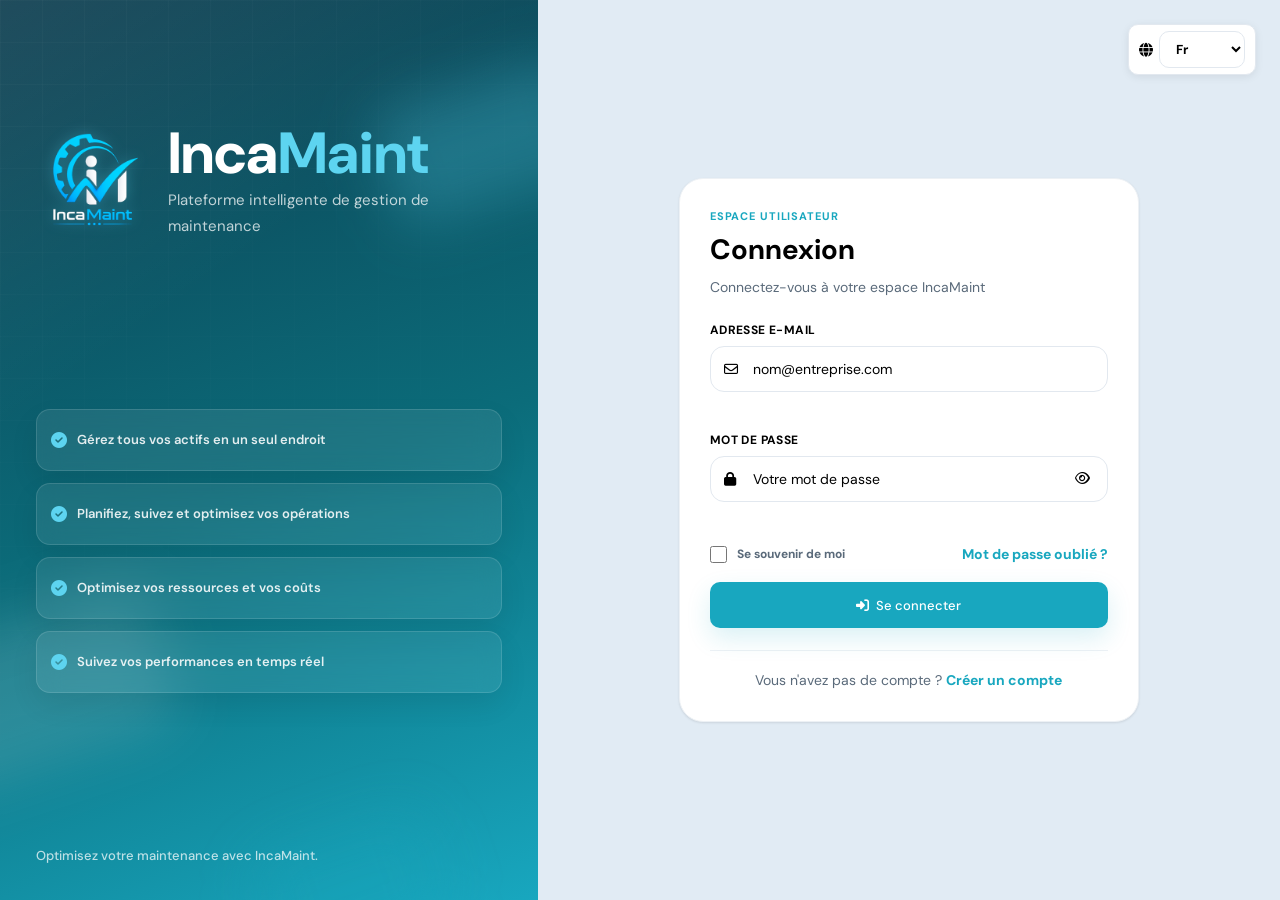
<file: index.html>
<!doctype html>
<html lang="fr">
  <head>
    <meta charset="UTF-8" />
    <meta name="viewport" content="width=device-width, initial-scale=1.0" />
    <title>IncaMaint — Tableau de bord</title>
    <link rel="shortcut icon" href="/icon.ico" type="image/x-icon" />
    <link rel="preconnect" href="https://fonts.googleapis.com" />
    <link
      href="https://fonts.googleapis.com/css2?family=DM+Sans:wght@300;400;500;600&family=DM+Mono:wght@400;500&display=swap"
      rel="stylesheet"
    />
    <link
      rel="stylesheet"
      href="https://cdnjs.cloudflare.com/ajax/libs/font-awesome/6.5.1/css/all.min.css"
    />
    <link rel="stylesheet" href="style.css" />
  </head>
  <body>
    <!-- SIDEBAR -->
    <aside class="sidebar" id="sidebar">
      <!-- Logo -->
      <div class="sidebar-logo">
        <img src="inca.png" alt="logo" class="sidebar-logo-img" />
        <div class="logo-text">Inca<span>Maint</span></div>
      </div>

      <!-- Nav -->
      <nav class="sidebar-nav">
        <div class="nav-section-label">Principal</div>
        <a
          class="nav-item active"
          href="#"
          data-page="dashboard"
          data-tooltip="Tableau de bord"
        >
          <i class="fa-solid fa-gauge-high"></i>
          <span class="nav-label">Tableau de bord</span>
        </a>
        <a
          class="nav-item"
          href="#"
          data-page="arborescence"
          data-tooltip="Arborescence"
        >
          <i class="fa-solid fa-sitemap"></i>
          <span class="nav-label">Arborescence</span>
        </a>
        <a
          class="nav-item"
          href="#"
          data-page="organisation"
          data-tooltip="Organisation"
        >
          <i class="fa-solid fa-building"></i>
          <span class="nav-label">Organisation</span>
        </a>

        <div class="nav-section-label">Actifs</div>
        <a
          class="nav-item"
          href="#"
          data-page="equipements"
          data-tooltip="Équipements"
        >
          <i class="fa-solid fa-gear"></i>
          <span class="nav-label">Équipements</span>
        </a>
        <a class="nav-item" href="#" data-page="organe" data-tooltip="Organe">
          <i class="fa-solid fa-puzzle-piece"></i>
          <span class="nav-label">Organe</span>
        </a>
        <a
          class="nav-item"
          href="#"
          data-page="articles"
          data-tooltip="Articles"
        >
          <i class="fa-solid fa-box-open"></i>
          <span class="nav-label">Articles</span>
        </a>

        <div class="nav-section-label">Opérations</div>
        <a
          class="nav-item"
          href="#"
          data-page="planification"
          data-tooltip="Planification"
        >
          <i class="fa-solid fa-calendar-days"></i>
          <span class="nav-label">Planification</span>
        </a>
        <a
          class="nav-item"
          href="#"
          data-page="interventions"
          data-tooltip="Interventions"
        >
          <i class="fa-solid fa-screwdriver-wrench"></i>
          <span class="nav-label">Interventions</span>
        </a>

        <div class="nav-section-label">Ressources</div>
        <a class="nav-item" href="#" data-page="stock" data-tooltip="Stock">
          <i class="fa-solid fa-warehouse"></i>
          <span class="nav-label">Stock</span>
        </a>
        <a class="nav-item" href="#" data-page="achats" data-tooltip="Achats">
          <i class="fa-solid fa-cart-shopping"></i>
          <span class="nav-label">Achats</span>
        </a>
        <a
          class="nav-item"
          href="#"
          data-page="fournisseurs"
          data-tooltip="Fournisseurs"
        >
          <i class="fa-solid fa-truck"></i>
          <span class="nav-label">Fournisseurs</span>
        </a>

        <!-- ✅ AJOUTEZ CES 3 LIGNES ICI -->
        <div class="nav-section-label">Communication</div>
        <a
          class="nav-item"
          href="#"
          data-page="messagerie"
          data-tooltip="Messagerie"
        >
          <i class="fa-solid fa-envelope"></i>
          <span class="nav-label">Messagerie</span>
        </a>
        <!-- ✅ FIN AJOUT -->

        <div class="nav-section-label">Système</div>
        <a
          class="nav-item"
          href="#"
          data-page="parametres"
          data-tooltip="Administration"
        >
          <i class="fa-solid fa-sliders"></i>
          <span class="nav-label">Administration</span>
        </a>
      </nav>
    </aside>

    <!-- MAIN -->
    <div class="main">
      <!-- TOPBAR -->
      <header class="topbar">
        <div class="topbar-greeting">
          <div class="greeting-main">Bonjour</div>
          <div class="greeting-sub">Votre tableau de bord de maintenance</div>
        </div>
        <div class="topbar-date">
          <i class="fa-regular fa-calendar"></i>&nbsp;
          <span id="live-date">05 juin 2026 | 17:25</span>
        </div>
        <div class="topbar-search">
          <i class="fa-solid fa-magnifying-glass"></i>
          <input
            type="text"
            placeholder="Rechercher équipement, intervention…"
          />
        </div>
        <div class="topbar-actions">
          <div class="dropdown-wrap">
            <button
              class="icon-btn"
              id="notifBtn"
              type="button"
              aria-expanded="false"
              aria-controls="notifMenu"
              title="Notifications"
            >
              <i class="fa-solid fa-bell"></i>
              <span class="notif-badge" id="notifCount">0</span>
            </button>
            <div
              class="dropdown-menu dropdown-menu-notif"
              id="notifMenu"
              aria-hidden="true"
            >
              <div class="dropdown-title">Notifications</div>
              <div class="notif-list" id="notifList">
                <div class="dropdown-empty">
                  Aucune notification pour le moment.
                </div>
              </div>
            </div>
          </div>
          <div class="dropdown-wrap">
            <button
              class="topbar-avatar"
              id="profileBtn"
              type="button"
              aria-expanded="false"
              aria-controls="profileMenu"
            >
              MA
            </button>
            <div
              class="dropdown-menu dropdown-menu-profile"
              id="profileMenu"
              aria-hidden="true"
            >
              <button class="dropdown-item" type="button" data-action="profile">
                <i class="fa-regular fa-user"></i>
                <span>Profil</span>
              </button>
              <button
                class="dropdown-item"
                type="button"
                data-action="settings"
              >
                <i class="fa-solid fa-gear"></i>
                <span>Paramètre</span>
              </button>
              <button
                class="dropdown-item danger"
                type="button"
                data-action="logout"
              >
                <i class="fa-solid fa-right-from-bracket"></i>
                <span>Déconnexion</span>
              </button>
            </div>
          </div>
        </div>
      </header>

      <!-- CONTENT -->
      <main class="content">
        <section class="page-shell">
          <div class="page-header">
            <div>
              <div class="page-title" id="pageTitle">Tableau de bord</div>
              <div class="page-sub" id="pageSubtitle">
                Vue globale de la maintenance
              </div>
            </div>
            <div class="page-actions" id="pageActions"></div>
          </div>
          <div class="blank-page" id="pageContent"></div>
        </section>
      </main>
    </div>

    <div id="overlayRoot"></div>

    <script src="auth-core.js"></script>
    <script src="script.js?v=20260609-1"></script>
  </body>
</html>
</file>
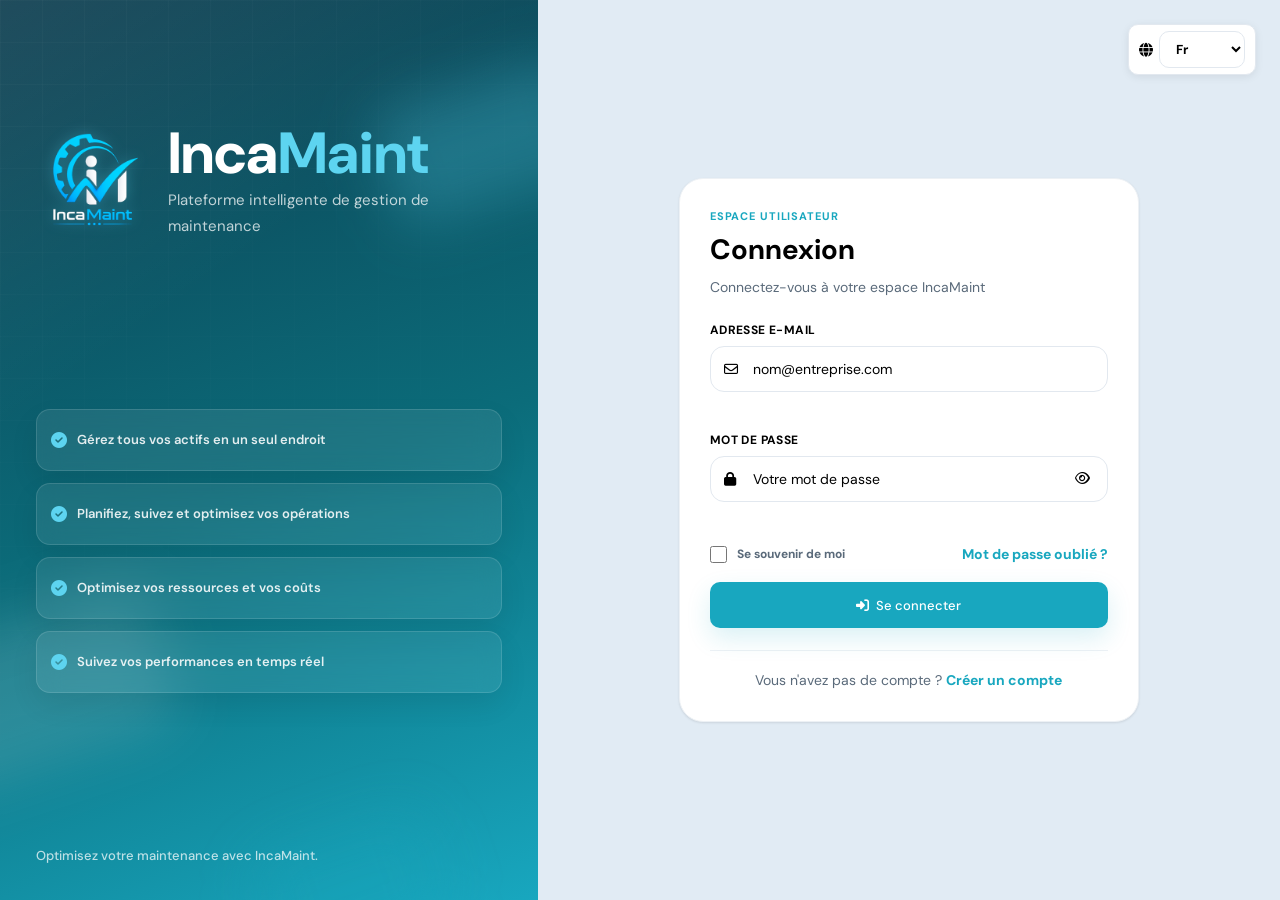
<file: login.html>
<!doctype html>
<html lang="fr">
  <head>
    <meta charset="UTF-8" />
    <meta name="viewport" content="width=device-width, initial-scale=1.0" />
    <title>MaintFlow - Connexion</title>
    <link rel="shortcut icon" href="icone.ico" type="image/x-icon" />
    <link rel="preconnect" href="https://fonts.googleapis.com" />
    <link
      href="https://fonts.googleapis.com/css2?family=DM+Sans:wght@300;400;500;600;700;800&family=DM+Mono:wght@400;500&display=swap"
      rel="stylesheet"
    />
    <link
      rel="stylesheet"
      href="https://cdnjs.cloudflare.com/ajax/libs/font-awesome/6.5.1/css/all.min.css"
    />
    <style>
</style>
    <link rel="stylesheet" href="style.css" />
    <link rel="stylesheet" href="auth.css" />
  </head>
  <body class="auth-page">
    <div class="auth-language-row lang-switcher-fixed" aria-label="Language selector">
            <i class="fa-solid fa-globe" aria-hidden="true"></i>
            <select id="authLanguageSelect" aria-label="Choisir la langue">
              <option value="fr">Fr</option>
              <option value="en">Eng</option>
            </select>
          </div>
    <main class="auth-layout" aria-label="Authentification MaintFlow">
      <aside class="auth-brand-panel" aria-label="Présentation MaintFlow">
        <div class="auth-blur-shape auth-blur-shape-one"></div>
        <div class="auth-blur-shape auth-blur-shape-two"></div>
        <div class="auth-blur-shape auth-blur-shape-three"></div>

       <div class="auth-brand-header">
    <a class="auth-logo" href="login.html" aria-label="MaintFlow accueil">
        <img src="inca.png" alt="Logo MaintFlow" />
    </a>
    <div class="auth-brand-copy">
        <h1>Inca<span>Maint</span></h1>
        <p>Plateforme intelligente de gestion de maintenance</p>
    </div>
</div>

          <div class="auth-feature-grid" aria-label="Fonctionnalités MaintFlow">
            <div class="auth-feature-card">
              <i class="fa-solid fa-circle-check" aria-hidden="true"></i>
              <span>Gérez tous vos actifs en un seul endroit</span>
            </div>
            <div class="auth-feature-card">
              <i class="fa-solid fa-circle-check" aria-hidden="true"></i>
              <span>Planifiez, suivez et optimisez vos opérations</span>
            </div>
            <div class="auth-feature-card">
              <i class="fa-solid fa-circle-check" aria-hidden="true"></i>
              <span>Optimisez vos ressources et vos coûts</span>
            </div>
            <div class="auth-feature-card">
              <i class="fa-solid fa-circle-check" aria-hidden="true"></i>
              <span>Suivez vos performances en temps réel</span>
            </div>
          </div>
        </div>

        <p class="auth-brand-footer">Optimisez votre maintenance avec IncaMaint.</p>
      </aside>

      <section  class="auth-form-panel">
        <div style="background-color:#fff;" class="auth-card" data-auth-card>

          <div class="auth-card-head">
            <div class="auth-kicker">Espace utilisateur</div>
            <h2>Connexion</h2>
            <p>Connectez-vous à votre espace IncaMaint</p>
          </div>

          <form   class="auth-form" id="loginForm" novalidate>
            <div class="auth-field" data-field>
              <label for="loginEmail">Adresse e-mail</label>
              <div  class="auth-input-wrap">
                <i class="fa-regular fa-envelope" aria-hidden="true"></i>
                <input
                  id="loginEmail"
                  name="email"
                  type="email"
                  placeholder="nom@entreprise.com"
                  autocomplete="email"
                  required
                />
              </div>
              <p class="auth-error" id="loginEmailError" aria-live="polite"></p>
            </div>

            <div class="auth-field" data-field>
              <label for="loginPassword">Mot de passe</label>
              <div class="auth-input-wrap">
                <i class="fa-solid fa-lock" aria-hidden="true"></i>
                <input
                  id="loginPassword"
                  name="password"
                  type="password"
                  placeholder="Votre mot de passe"
                  autocomplete="current-password"
                  required
                  minlength="8"
                />
                <button
                  class="auth-password-toggle"
                  type="button"
                  data-password-toggle
                  aria-label="Afficher le mot de passe"
                  aria-pressed="false"
                >
                  <i class="fa-regular fa-eye" aria-hidden="true"></i>
                </button>
              </div>
              <p class="auth-error" id="loginPasswordError" aria-live="polite"></p>
            </div>

            <div class="auth-form-row">
              <label class="auth-check" for="rememberMe">
                <input id="rememberMe" name="remember" type="checkbox" />
                <span>Se souvenir de moi</span>
              </label>
              <a class="auth-link" href="#" aria-label="Mot de passe oublié">
                Mot de passe oublié ?
              </a>
            </div>

            <div class="auth-status" role="status" aria-live="polite"></div>

            <button class="btn btn-primary auth-submit" type="submit">
              <i class="fa-solid fa-right-to-bracket" aria-hidden="true"></i>
              <span>Se connecter</span>
            </button>
          </form>

          <p class="auth-switch">
            Vous n'avez pas de compte ?
            <a class="auth-link" href="register.html">Créer un compte</a>
          </p>
        </div>
      </section>
    </main>

    <script src="auth-core.js"></script>
    <script src="auth.js"></script>
  </body>
</html>
</file>
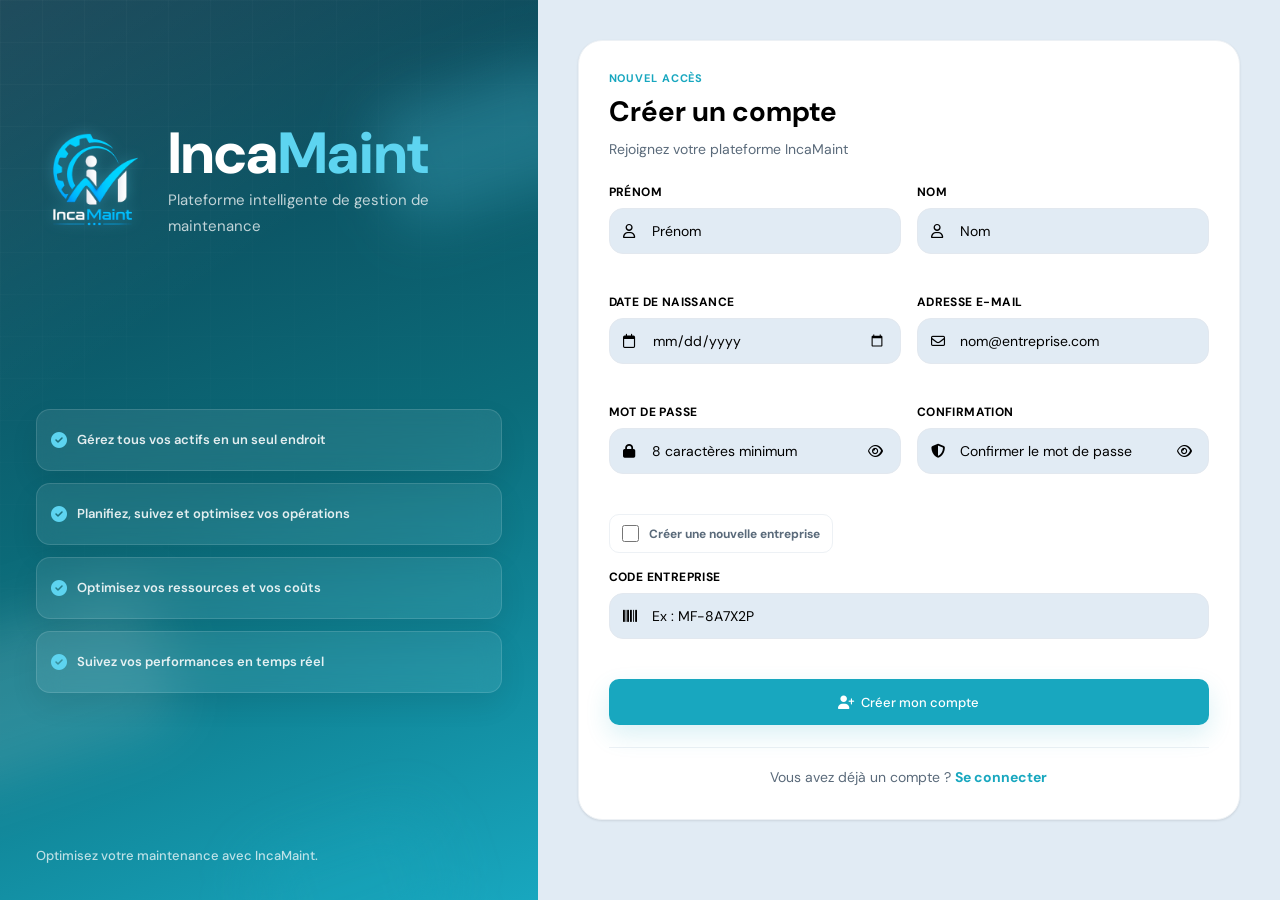
<file: register.html>
<!doctype html>
<html lang="fr">
  <head>
    <meta charset="UTF-8" />
    <meta name="viewport" content="width=device-width, initial-scale=1.0" />
    <title>MaintFlow - Inscription</title>
    <link rel="shortcut icon" href="icone.ico" type="image/x-icon" />
    <link rel="preconnect" href="https://fonts.googleapis.com" />
    <link
      href="https://fonts.googleapis.com/css2?family=DM+Sans:wght@300;400;500;600;700;800&family=DM+Mono:wght@400;500&display=swap"
      rel="stylesheet"
    />
    <link
      rel="stylesheet"
      href="https://cdnjs.cloudflare.com/ajax/libs/font-awesome/6.5.1/css/all.min.css"
    />
    <link rel="stylesheet" href="style.css" />
    <link rel="stylesheet" href="auth.css" />
    <style>
  /* Background bleu clair pour tous les champs de la page inscription */
  .auth-page .auth-input-wrap input,
  .auth-page .auth-input-wrap textarea {
    background-color: #e1ebf4 !important;
  }

  /* Optionnel : quand le champ est actif (focus), on garde le blanc */
  .auth-page .auth-input-wrap input:focus,
  .auth-page .auth-input-wrap textarea:focus {
    background-color: #ffffff !important;
  }
</style>
  </head>
  <body class="auth-page">
    <main class="auth-layout" aria-label="Authentification MaintFlow">
      <aside class="auth-brand-panel" aria-label="Présentation MaintFlow">
        <div class="auth-blur-shape auth-blur-shape-one"></div>
        <div class="auth-blur-shape auth-blur-shape-two"></div>
        <div class="auth-blur-shape auth-blur-shape-three"></div>

        <div class="auth-brand-header">
    <a class="auth-logo" href="login.html" aria-label="MaintFlow accueil">
        <img src="inca.png" alt="Logo MaintFlow" />
    </a>
    <div class="auth-brand-copy">
        <h1>Inca<span>Maint</span></h1>
        <p>Plateforme intelligente de gestion de maintenance</p>
    </div>
</div>

          <div class="auth-feature-grid" aria-label="Fonctionnalités MaintFlow">
            <div class="auth-feature-card">
              <i class="fa-solid fa-circle-check" aria-hidden="true"></i>
              <span>Gérez tous vos actifs en un seul endroit</span>
            </div>
            <div class="auth-feature-card">
              <i class="fa-solid fa-circle-check" aria-hidden="true"></i>
              <span>Planifiez, suivez et optimisez vos opérations</span>
            </div>
            <div class="auth-feature-card">
              <i class="fa-solid fa-circle-check" aria-hidden="true"></i>
              <span>Optimisez vos ressources et vos coûts</span>
            </div>
            <div class="auth-feature-card">
              <i class="fa-solid fa-circle-check" aria-hidden="true"></i>
              <span>Suivez vos performances en temps réel</span>
            </div>
          </div>
        </div>

        <p class="auth-brand-footer">
          Optimisez votre maintenance avec IncaMaint.
        </p>
      </aside>

      <section class="auth-form-panel auth-form-panel-wide">
        <div style="background-color: rgb(255, 255, 255);" class="auth-card auth-card-register" data-auth-card>
          <div class="auth-card-head">
            <div class="auth-kicker">Nouvel accès</div>
            <h2>Créer un compte</h2>
            <p>Rejoignez votre plateforme IncaMaint</p>
          </div>

          <form  class="auth-form" id="registerForm" novalidate>
            <div class="auth-form-grid">
              <div class="auth-field" data-field>
                <label for="firstName">Prénom</label>
                <div class="auth-input-wrap">
                  <i class="fa-regular fa-user" aria-hidden="true"></i>
                  <input
                    id="firstName"
                    name="firstName"
                    type="text"
                    placeholder="Prénom"
                    autocomplete="given-name"
                    required
                  />
                </div>
                <p class="auth-error" aria-live="polite"></p>
              </div>

              <div class="auth-field" data-field>
                <label for="lastName">Nom</label>
                <div class="auth-input-wrap">
                  <i class="fa-regular fa-user" aria-hidden="true"></i>
                  <input
                    id="lastName"
                    name="lastName"
                    type="text"
                    placeholder="Nom"
                    autocomplete="family-name"
                    required
                  />
                </div>
                <p class="auth-error" aria-live="polite"></p>
              </div>

              <div class="auth-field" data-field>
                <label for="birthDate">Date de naissance</label>
                <div class="auth-input-wrap">
                  <i class="fa-regular fa-calendar" aria-hidden="true"></i>
                  <input
                    id="birthDate"
                    name="birthDate"
                    type="date"
                    autocomplete="bday"
                    required
                  />
                </div>
                <p class="auth-error" aria-live="polite"></p>
              </div>

              <div class="auth-field" data-field>
                <label for="registerEmail">Adresse e-mail</label>
                <div class="auth-input-wrap">
                  <i class="fa-regular fa-envelope" aria-hidden="true"></i>
                  <input
                    id="registerEmail"
                    name="email"
                    type="email"
                    placeholder="nom@entreprise.com"
                    autocomplete="email"
                    required
                  />
                </div>
                <p class="auth-error" aria-live="polite"></p>
              </div>

              <div class="auth-field" data-field>
                <label for="registerPassword">Mot de passe</label>
                <div class="auth-input-wrap">
                  <i class="fa-solid fa-lock" aria-hidden="true"></i>
                  <input
                    id="registerPassword"
                    name="password"
                    type="password"
                    placeholder="8 caractères minimum"
                    autocomplete="new-password"
                    required
                    minlength="8"
                  />
                  <button
                    class="auth-password-toggle"
                    type="button"
                    data-password-toggle
                    aria-label="Afficher le mot de passe"
                    aria-pressed="false"
                  >
                    <i class="fa-regular fa-eye" aria-hidden="true"></i>
                  </button>
                </div>
                <p class="auth-error" aria-live="polite"></p>
              </div>

              <div class="auth-field" data-field>
                <label for="confirmPassword">Confirmation</label>
                <div class="auth-input-wrap">
                  <i class="fa-solid fa-shield-halved" aria-hidden="true"></i>
                  <input
                    id="confirmPassword"
                    name="confirmPassword"
                    type="password"
                    placeholder="Confirmer le mot de passe"
                    autocomplete="new-password"
                    required
                    minlength="8"
                  />
                  <button
                    class="auth-password-toggle"
                    type="button"
                    data-password-toggle
                    aria-label="Afficher le mot de passe"
                    aria-pressed="false"
                  >
                    <i class="fa-regular fa-eye" aria-hidden="true"></i>
                  </button>
                </div>
                <p class="auth-error" aria-live="polite"></p>
              </div>
            </div>

            <label class="auth-check auth-company-toggle" for="createCompany">
              <input id="createCompany" name="createCompany" type="checkbox" />
              <span>Créer une nouvelle entreprise</span>
            </label>

            <div class="auth-field" id="companyCodeField" data-field>
              <label for="companyCode">Code entreprise</label>
              <div class="auth-input-wrap">
                <i class="fa-solid fa-barcode" aria-hidden="true"></i>
                <input
                  id="companyCode"
                  name="companyCode"
                  type="text"
                  placeholder="Ex : MF-8A7X2P"
                  autocomplete="organization"
                  required
                />
              </div>
              <p class="auth-error" aria-live="polite"></p>
            </div>

            <section
              class="auth-company-card is-hidden"
              id="companyInfoCard"
              aria-labelledby="companyInfoTitle"
            >
              <div class="auth-section-head">
                <div>
                  <div class="card-mini-title">Entreprise</div>
                  <h3 id="companyInfoTitle">Informations de l'entreprise</h3>
                </div>
                <span class="auth-section-badge">
                  <i class="fa-solid fa-building" aria-hidden="true"></i>
                  Nouvelle
                </span>
              </div>

              <div class="auth-company-grid">
                <div class="auth-upload-block">
                  <label class="auth-upload-preview" for="companyLogo">
                    <img id="companyLogoPreview" alt="" hidden />
                    <i class="fa-solid fa-building" aria-hidden="true"></i>
                  </label>
                  <label
                    class="btn btn-outline auth-upload-btn"
                    for="companyLogo"
                  >
                    <i class="fa-solid fa-upload" aria-hidden="true"></i>
                    <span>Logo entreprise</span>
                  </label>
                  <input
                    id="companyLogo"
                    name="companyLogo"
                    type="file"
                    accept="image/*"
                  />
                  <p class="auth-field-hint">PNG, JPG ou WEBP.</p>
                </div>

                <div class="auth-company-fields">
                  <div class="auth-field" data-field>
                    <label for="companyName">Nom entreprise</label>
                    <div class="auth-input-wrap">
                      <i class="fa-solid fa-building" aria-hidden="true"></i>
                      <input
                        id="companyName"
                        name="companyName"
                        type="text"
                        placeholder="IncaMaint Industrie"
                      />
                    </div>
                    <p class="auth-error" aria-live="polite"></p>
                  </div>

                  <div class="auth-field" data-field>
                    <label for="wilaya">Wilaya</label>
                    <div class="auth-input-wrap">
                      <i
                        class="fa-solid fa-location-dot"
                        aria-hidden="true"
                      ></i>
                      <input
                        id="wilaya"
                        name="wilaya"
                        type="text"
                        placeholder="Alger"
                      />
                    </div>
                    <p class="auth-error" aria-live="polite"></p>
                  </div>

                  <div class="auth-field" data-field>
                    <label for="daira">Daira</label>
                    <div class="auth-input-wrap">
                      <i class="fa-solid fa-map" aria-hidden="true"></i>
                      <input
                        id="daira"
                        name="daira"
                        type="text"
                        placeholder="Daira"
                      />
                    </div>
                    <p class="auth-error" aria-live="polite"></p>
                  </div>

                  <div class="auth-field" data-field>
                    <label for="commune">Commune</label>
                    <div class="auth-input-wrap">
                      <i
                        class="fa-solid fa-map-location-dot"
                        aria-hidden="true"
                      ></i>
                      <input
                        id="commune"
                        name="commune"
                        type="text"
                        placeholder="Commune"
                      />
                    </div>
                    <p class="auth-error" aria-live="polite"></p>
                  </div>

                  <div class="auth-field" data-field>
                    <label for="companyCreatedAt">Date de création</label>
                    <div class="auth-input-wrap">
                      <i
                        class="fa-regular fa-calendar-check"
                        aria-hidden="true"
                      ></i>
                      <input
                        id="companyCreatedAt"
                        name="companyCreatedAt"
                        type="date"
                      />
                    </div>
                    <p class="auth-error" aria-live="polite"></p>
                  </div>

                  <div class="auth-field" data-field>
                    <label for="companyPhone">Téléphone</label>
                    <div class="auth-input-wrap">
                      <i class="fa-solid fa-phone" aria-hidden="true"></i>
                      <input
                        id="companyPhone"
                        name="companyPhone"
                        type="tel"
                        placeholder="+213 000 00 00 00"
                        autocomplete="tel"
                      />
                    </div>
                    <p class="auth-error" aria-live="polite"></p>
                  </div>

                  <div class="auth-field auth-field-wide" data-field>
                    <label for="companyAddress">Adresse</label>
                    <div class="auth-input-wrap auth-textarea-wrap">
                      <i
                        class="fa-solid fa-location-crosshairs"
                        aria-hidden="true"
                      ></i>
                      <textarea
                        id="companyAddress"
                        name="companyAddress"
                        rows="3"
                        placeholder="Adresse complète"
                      ></textarea>
                    </div>
                    <p class="auth-error" aria-live="polite"></p>
                  </div>

                  <div class="auth-field auth-field-wide" data-field>
                    <label for="companyWebsite">Site web</label>
                    <div class="auth-input-wrap">
                      <i class="fa-solid fa-globe" aria-hidden="true"></i>
                      <input
                        id="companyWebsite"
                        name="companyWebsite"
                        type="url"
                        placeholder="https://entreprise.com"
                        autocomplete="url"
                      />
                    </div>
                    <p class="auth-error" aria-live="polite"></p>
                  </div>
                </div>
              </div>
            </section>

            <div class="auth-status" role="status" aria-live="polite"></div>

            <button class="btn btn-primary auth-submit" type="submit">
              <i class="fa-solid fa-user-plus" aria-hidden="true"></i>
              <span>Créer mon compte</span>
            </button>
          </form>

          <p class="auth-switch">
            Vous avez déjà un compte ?
            <a class="auth-link" href="login.html">Se connecter</a>
          </p>
        </div>
      </section>
    </main>

    <script src="auth-core.js"></script>
    <script src="auth.js"></script>
  </body>
</html>
</file>
<file: style.css>
*,
*::before,
*::after {
  box-sizing: border-box;
  margin: 0;
  padding: 0;
}

:root {
  --brand: #0d6e8a;
  --brand: #18a7bf;
  --brand-dark: #0f8fa0;
  --brand-deeper: #0b6c7a;
  --brand-rgb: 24, 167, 191;
  --brand-light: #e0f4fa;
  --brand-pale: #f0fafd;
  --sidebar-bg: #0d3d4f;
  --sidebar-text: #b8d8e2;
  --sidebar-active: #ffffff;
  --sidebar-hover: rgba(255, 255, 255, 0.07);
  --sidebar-active-bg: rgba(255, 255, 255, 0.12);
  --topbar-bg: #ffffff;
  --body-bg: #e1ebf4;
  --card-bg: #e1ebf4;
  --text-primary: #000000;
  --text-secondary: #5a6a7a;
  --text-muted: #000000;
  --border: #e2e8ef;
  --border-light: #edf1f5;
  --success: #16a34a;
  --success-bg: #dcfce7;
  --warning: #d97706;
  --warning-bg: #fef3c7;
  --danger: #dc2626;
  --danger-bg: #fee2e2;
  --info: #0d6e8a;
  --info-bg: #e0f4fa;
  --radius-sm: 6px;
  --radius-md: 10px;
  --radius-lg: 14px;
  --shadow-sm: 0 1px 3px rgba(0, 0, 0, 0.06), 0 1px 2px rgba(0, 0, 0, 0.04);
  --shadow-md: 0 4px 12px rgba(0, 0, 0, 0.07), 0 2px 6px rgba(0, 0, 0, 0.04);
  --transition: 0.5s cubic-bezier(0.4, 0, 0.2, 1);
  --sidebar-collapsed-w: 68px;
  --sidebar-expanded-w: 230px;
  --sidebar-w: var(--sidebar-collapsed-w);
}

body {
  font-family: "DM Sans", sans-serif;
  background: var(--body-bg);
  color: var(--text-primary);
  font-size: 14px;
  display: flex;
  height: 100vh;
  overflow: hidden;
}

/* ══════════════════════════════
   SIDEBAR
══════════════════════════════ */
.sidebar {
  width: var(--sidebar-collapsed-w);
  background: var(--sidebar-bg);
  display: flex;
  flex-direction: column;
  position: fixed;
  top: 0;
  left: 0;
  bottom: 0;
  z-index: 100;
  overflow: hidden;
  transition: width var(--transition);
  border-right: 1px solid rgba(255, 255, 255, 0.05);
}
.sidebar:hover {
  width: var(--sidebar-expanded-w);
}

/* Logo */
.sidebar-logo {
  display: flex;
  align-items: center;
  gap: 1px;
  padding-top: 10px;
  border-bottom: 1px solid rgba(255, 255, 255, 0.07);
  flex-shrink: 0;
  overflow: hidden;
  min-height: 74px;
}
.sidebar-logo-img {
  width: 70px;
  height: 70px;
  object-fit: contain;
  flex-shrink: 0;
}
.logo-text {
  padding-bottom: 6px;
  font-size: 32px;
  font-weight: 800;
  color: #fff;
  letter-spacing: 0.2px;
  white-space: nowrap;
  opacity: 0;
  transform: translateX(-8px);
  transition:
    opacity var(--transition),
    transform var(--transition);
}
.logo-text span {
  color: #5dd4f0;
}
.sidebar:hover .logo-text {
  opacity: 1;
  transform: translateX(0);
}

.sidebar-arrow {
  position: fixed;
  top: 25px;
  left: calc(var(--sidebar-collapsed-w) - 1px);
  width: 15px;
  height: 38px;
  border-radius: 0 999px 999px 0;
  border: none;
  display: flex;
  align-items: center;
  justify-content: center;
  cursor: pointer;
  font-size: 12px;
  z-index: 100;
  transition:
    left var(--transition),
    background var(--transition),
    color var(--transition),
    border-color var(--transition),
    box-shadow var(--transition),
    transform var(--transition);
  backdrop-filter: blur(10px);
  background: var(--sidebar-bg);
  color: #fff;
  box-shadow: none;
}
.sidebar-arrow:hover {
  color: #fff;
  border-color: rgba(255, 255, 255, 0.14);
}

.sidebar:hover .sidebar-arrow {
  left: calc(var(--sidebar-expanded-w) - 15px);
  border-radius: 999px 0 0 999px;
  background: var(--body-bg);
  color: var(--brand-dark);
}
.sidebar:hover .sidebar-arrow:hover {
  color: var(--brand);
}

#arrowIcon {
  transition: transform var(--transition);
  font-size: 16px;
}
.sidebar:hover #arrowIcon {
  transform: rotate(180deg);
}
/* Nav */
.sidebar-nav {
  flex: 1;
  overflow-y: auto;
  overflow-x: hidden;
  padding: 8px 0 16px;
}
.sidebar-nav::-webkit-scrollbar {
  width: 0;
}

.nav-section-label {
  padding: 14px 0 4px 18px;
  font-size: 9.5px;
  font-weight: 700;
  letter-spacing: 1px;
  text-transform: uppercase;
  color: rgba(255, 255, 255, 0.25);
  white-space: nowrap;
  overflow: hidden;
  opacity: 0;
  transition:
    opacity var(--transition),
    height var(--transition);
}
.sidebar:hover .nav-section-label {
  height: 30px;
  opacity: 1;
}

.nav-item {
  display: flex;
  align-items: center;
  justify-content: flex-start;
  gap: 10px;
  min-height: 40px;
  padding: 10px 14px;
  margin: 1px 8px;
  border-radius: var(--radius-md);
  color: var(--sidebar-text);
  text-decoration: none;
  cursor: pointer;
  position: relative;
  overflow: hidden;
  line-height: 1;
  transition:
    background var(--transition),
    color var(--transition),
    padding var(--transition);
}
.nav-item i {
  font-size: 15px;
  width: 20px;
  min-width: 20px;
  height: 20px;
  text-align: center;
  flex-shrink: 0;
  opacity: 0.8;
  display: inline-flex;
  align-items: center;
  justify-content: center;
  line-height: 1;
}
.nav-item:hover {
  background: var(--sidebar-hover);
  color: #fff;
}
.nav-item:hover i {
  opacity: 1;
}
.nav-item.active {
  background: var(--sidebar-active-bg);
  color: #fff;
  font-weight: 500;
}
.nav-item.active::before {
  content: "";
  position: absolute;
  left: 0;
  top: 6px;
  bottom: 6px;
  width: 3px;
  background: #5dd4f0;
  border-radius: 0 3px 3px 0;
}
.nav-item.active i {
  opacity: 1;
}

.nav-item.is-hidden,
.nav-section-label.is-hidden {
  display: none !important;
}

.nav-label {
  opacity: 0;
  transform: translateX(-6px);
  transition:
    opacity var(--transition),
    transform var(--transition);
  flex: 1;
  min-width: 0;
  line-height: 1;
}
.sidebar:not(.expanded) .nav-label,
.sidebar:not(.expanded) .nav-badge {
  width: 0;
  margin: 0;
  overflow: hidden;
  white-space: nowrap;
}
.sidebar:hover .nav-label {
  opacity: 1;
  transform: translateX(0);
}

.nav-badge {
  background: var(--brand);
  color: #fff;
  font-size: 10px;
  font-weight: 600;
  padding: 1px 7px;
  border-radius: 20px;
  opacity: 0;
  transition: opacity var(--transition);
  flex-shrink: 0;
}
.sidebar:hover .nav-badge {
  opacity: 1;
}

/* Tooltip quand sidebar collapsed */
.nav-item[data-tooltip]::after {
  content: attr(data-tooltip);
  position: absolute;
  left: calc(100% + 12px);
  top: 50%;
  transform: translateY(-50%);
  background: #1a2533;
  color: #fff;
  font-size: 12px;
  font-weight: 500;
  padding: 5px 10px;
  border-radius: var(--radius-sm);
  white-space: nowrap;
  pointer-events: none;
  opacity: 0;
  transition: opacity 0.15s ease;
  box-shadow: 0 4px 12px rgba(0, 0, 0, 0.2);
  z-index: 200;
}
.sidebar:not(.expanded) .nav-item:hover::after {
  opacity: 1;
}

/* ══════════════════════════════
   MAIN
══════════════════════════════ */
.main {
  margin-left: var(--sidebar-collapsed-w);
  flex: 1;
  display: flex;
  flex-direction: column;
  height: 100vh;
  overflow: hidden;
  transition: margin-left var(--transition);
}
.sidebar:hover ~ .main {
  margin-left: var(--sidebar-expanded-w);
}

/* ══════════════════════════════
   TOPBAR
══════════════════════════════ */
.topbar {
  margin: 10px 24px 0;
  background: var(--topbar-bg);
  border: 1px solid var(--border);
  border-radius: 16px;
  padding: 0 24px;
  height: 68px;
  display: flex;
  align-items: center;
  gap: 16px;
  flex-shrink: 0;
  position: relative;
  z-index: 50;
}
.topbar-greeting {
  flex: 0 0 auto;
}
.greeting-main {
  font-size: 14.5px;
  font-weight: 500;
  color: var(--text-primary);
}
.greeting-sub {
  font-size: 12px;
  color: var(--text-muted);
}

.topbar-date {
  font-size: 13px;
  font-weight: 500;
  color: var(--brand);
  padding: 6px 14px;
  background: var(--brand-light);
  border-radius: 20px;
  white-space: nowrap;
}
.topbar-search {
  flex: 1;
  max-width: 340px;
  margin-left: auto;
  position: relative;
}
.topbar-search i {
  position: absolute;
  left: 12px;
  top: 50%;
  transform: translateY(-50%);
  color: var(--text-muted);
  font-size: 13px;
}
.topbar-search input {
  width: 100%;
  padding: 8px 14px 8px 36px;
  border: 1px solid var(--border);
  border-radius: 22px;
  font-size: 13px;
  font-family: "DM Sans", sans-serif;
  background: var(--body-bg);
  color: var(--text-primary);
  outline: none;
  transition:
    border-color 0.18s ease,
    background 0.18s ease;
}
.topbar-search input:focus {
  border-color: var(--brand);
  background: #fff;
}

/* Context menu for arborescence nodes */
.arbo-context-menu {
  position: fixed;
  z-index: 9999;
  font-family: inherit;
  font-size: 12px;
  color: var(--text-primary);
  background: var(--card-bg);
  border: 1px solid var(--border);
  box-shadow: 0 8px 20px rgba(16, 24, 40, 0.1);
  border-radius: 7px;
  padding: 4px;
  width: fit-content;
  min-width: 0;
  white-space: nowrap;
  transition:
    transform 0.12s ease,
    opacity 0.12s ease;
}

.arbo-context-item {
  appearance: none;
  -webkit-appearance: none;
  display: flex;
  align-items: center;
  justify-content: center;
  gap: 7px;
  width: 100%;
  min-width: 100%;
  min-height: 34px;
  padding: 7px 12px;
  border: none;
  border-radius: 6px;
  background: linear-gradient(180deg, var(--brand) 0%, var(--brand-dark) 100%);
  cursor: pointer;
  color: #fff;
  font-family: inherit;
  font-weight: 600;
  font-size: 12px;
  line-height: 1;
  text-align: center;
  white-space: nowrap;
  transition:
    background 0.18s ease,
    border-color 0.18s ease,
    color 0.18s ease,
    transform 0.12s ease,
    box-shadow 0.18s ease;
}

.arbo-context-item:hover,
.arbo-context-item:focus {
  background: linear-gradient(180deg, var(--brand) 0%, var(--brand-dark) 100%);
  border-color: rgba(255, 255, 255, 0.16);
  color: #fff;
  box-shadow: 0 4px 12px rgba(var(--brand-rgb), 0.18);
  outline: none;
  transform: translateY(-1px);
}

.arbo-context-item:focus-visible {
  box-shadow:
    0 0 0 3px rgba(var(--brand-rgb), 0.22),
    0 4px 12px rgba(var(--brand-rgb), 0.18);
}

.arbo-context-item i {
  margin: 0;
  opacity: 1;
  font-size: 12px;
  color: inherit;
}
.topbar-search input::placeholder {
  color: var(--text-muted);
}

.topbar-actions {
  display: flex;
  align-items: center;
  gap: 10px;
}
.dropdown-wrap {
  position: relative;
}
.icon-btn {
  width: 36px;
  height: 36px;
  border-radius: 50%;
  border: none;
  background: var(--brand-pale);
  display: flex;
  align-items: center;
  justify-content: center;
  cursor: pointer;
  color: var(--text-secondary);
  font-size: 14px;
  position: relative;
  transition:
    background 0.18s ease,
    border-color 0.18s ease;
}
.icon-btn,
.topbar-avatar {
  appearance: none;
  -webkit-appearance: none;
  font-family: inherit;
  padding: 0;
}
.icon-btn:hover {
  background: var(--brand-light);
  color: var(--brand-dark);
}
.notif-badge {
  position: absolute;
  top: 0;
  right: 0;
  transform: translate(35%, -35%);
  min-width: 16px;
  height: 16px;
  padding: 0 4px;
  background: var(--danger);
  color: #fff;
  border-radius: 999px;
  border: 1.5px solid #fff;
  display: inline-flex;
  align-items: center;
  justify-content: center;
  font-size: 10px;
  font-weight: 700;
  line-height: 1;
}
.topbar-avatar {
  width: 36px;
  height: 36px;
  border-radius: 50%;
  background: var(--brand);
  display: flex;
  align-items: center;
  justify-content: center;
  color: #fff;
  font-size: 13px;
  font-weight: 600;
  cursor: pointer;
  border: 2px solid var(--brand-light);
}
.dropdown-menu {
  position: absolute;
  top: calc(100% + 10px);
  right: 0;
  min-width: 240px;
  background: #fff;
  border: 1px solid var(--border);
  border-radius: 14px;
  box-shadow: 0 18px 36px rgba(15, 23, 42, 0.12);
  padding: 10px;
  z-index: 120;
  opacity: 0;
  visibility: hidden;
  transform: translateY(-8px);
  transition:
    opacity 0.18s ease,
    transform 0.18s ease,
    visibility 0.18s ease;
}
.dropdown-menu.open {
  opacity: 1;
  visibility: visible;
  transform: translateY(0);
}
.dropdown-menu-profile {
  min-width: 180px;
}
.dropdown-title {
  font-size: 12px;
  font-weight: 600;
  color: var(--text-primary);
  padding: 2px 8px 8px;
}
.dropdown-empty {
  font-size: 12.5px;
  color: var(--text-muted);
  padding: 10px 8px 6px;
}
.notif-list {
  display: flex;
  flex-direction: column;
  gap: 8px;
}
.notif-item {
  display: flex;
  align-items: flex-start;
  gap: 12px;
  padding: 10px 12px;
  border-radius: 12px;
  cursor: pointer;
  transition:
    background 0.18s ease,
    opacity 0.18s ease,
    transform 0.18s ease;
}
.notif-item:hover {
  transform: translateY(-1px);
}
.notif-item.unread {
  background: var(--brand-pale);
  border: 1px solid rgba(var(--brand-rgb), 0.12);
}
.notif-item.read {
  background: transparent;
  border: 1px solid transparent;
  opacity: 1;
}
.notif-icon {
  margin-top: 2px;
  width: 16px;
  text-align: center;
  flex-shrink: 0;
}
.notif-item.unread .notif-icon {
  color: var(--brand);
}
.notif-item.read .notif-icon {
  color: var(--text-muted);
}
.notif-content {
  flex: 1;
  min-width: 0;
}
.notif-text {
  font-size: 12.5px;
  font-weight: 600;
  color: var(--text-primary);
}
.notif-sub {
  font-size: 11.5px;
  color: var(--text-muted);
  margin-top: 2px;
}
.notif-time {
  font-size: 11px;
  color: var(--text-muted);
  white-space: nowrap;
}
.dropdown-item {
  width: 100%;
  border: none;
  background: transparent;
  color: var(--text-primary);
  text-align: left;
  display: flex;
  align-items: center;
  gap: 10px;
  padding: 10px 12px;
  border-radius: 10px;
  font-size: 13px;
  cursor: pointer;
  transition:
    background 0.18s ease,
    color 0.18s ease;
}
.dropdown-item i {
  width: 16px;
  text-align: center;
  flex-shrink: 0;
  color: var(--brand);
}
.dropdown-item:hover {
  background: var(--body-bg);
}
.dropdown-item:hover i {
  color: var(--brand-dark);
}
.dropdown-item.danger {
  color: var(--danger);
}
.dropdown-item.danger i {
  color: var(--danger);
}
.dropdown-item.danger:hover {
  background: var(--danger-bg);
}

/* ══════════════════════════════
   CONTENT
══════════════════════════════ */
.content {
  flex: 1;
  overflow-y: auto;
  padding: 20px 24px 40px;
  -webkit-mask-image: linear-gradient(to bottom, transparent 0px, black 24px);
  mask-image: linear-gradient(to bottom, transparent 0px, black 24px);
}

.page-shell {
  min-height: calc(100vh - 108px);
  display: flex;
  flex-direction: column;
  gap: 16px;
}

.page-actions {
  display: flex;
  align-items: center;
  gap: 10px;
  flex-wrap: wrap;
}

.page-header {
  display: flex;
  align-items: flex-end;
  justify-content: space-between;
  margin-bottom: 22px;
}
.page-title {
  font-size: 20px;
  font-weight: 600;
  color: var(--text-primary);
  letter-spacing: -0.3px;
}
.page-sub {
  font-size: 13px;
  color: var(--text-muted);
  margin-top: 2px;
}

.blank-page {
  flex: 1;
  display: grid;
  place-items: center;
  padding: 24px;
}

.organization-page {
  flex: 1;
  display: flex;
  flex-direction: column;
  gap: 18px;
}

.profile-page {
  gap: 18px;
}

.profile-hero-card {
  display: flex;
  align-items: center;
  gap: 18px;
  justify-content: space-between;
  padding: 22px 24px;
  border-radius: 22px;
  background:
    radial-gradient(
      circle at top right,
      rgba(var(--brand-rgb), 0.12),
      transparent 30%
    ),
    linear-gradient(180deg, #ffffff, #f7fbfd);
  border: 1px solid rgba(var(--brand-rgb), 0.12);
  box-shadow: 0 16px 40px rgba(13, 61, 79, 0.08);
}

.profile-avatar {
  width: 84px;
  height: 84px;
  border-radius: 24px;
  display: grid;
  place-items: center;
  background: linear-gradient(180deg, var(--brand) 0%, var(--brand-dark) 100%);
  color: #fff;
  font-size: 28px;
  font-weight: 700;
  letter-spacing: 0.08em;
  box-shadow: 0 16px 30px rgba(var(--brand-rgb), 0.2);
  flex-shrink: 0;
}

.profile-hero-copy {
  flex: 1;
  min-width: 0;
}

.profile-kicker {
  display: inline-flex;
  align-items: center;
  gap: 6px;
  margin-bottom: 6px;
  font-size: 11px;
  font-weight: 700;
  letter-spacing: 0.08em;
  text-transform: uppercase;
  color: var(--brand-dark);
}

.profile-hero-copy h2 {
  font-size: 24px;
  font-weight: 700;
  color: var(--text-primary);
  line-height: 1.2;
}

.profile-hero-copy p {
  margin-top: 6px;
  font-size: 13px;
  color: var(--text-secondary);
}

.profile-hero-meta {
  display: flex;
  flex-wrap: wrap;
  gap: 8px;
  margin-top: 14px;
}

.profile-hero-meta span {
  padding: 6px 10px;
  border-radius: 999px;
  background: var(--brand-pale);
  color: var(--brand-dark);
  font-size: 12px;
  font-weight: 500;
}

.profile-summary-grid {
  align-content: start;
}

.profile-dates-card strong + strong {
  margin-top: 8px;
}

.administration-page {
  gap: 18px;
}

.admin-users-intro {
  display: flex;
  flex-direction: column;
  gap: 14px;
}

.admin-users-kpi-grid {
  display: grid;
  grid-template-columns: repeat(4, minmax(0, 1fr));
  gap: 12px;
}

.admin-user-detail-modal {
  display: flex;
  flex-direction: column;
  gap: 16px;
}

.admin-user-detail-hero {
  display: flex;
  align-items: center;
  gap: 14px;
  padding: 16px;
  border-radius: 18px;
  background: linear-gradient(
    135deg,
    rgba(var(--brand-rgb), 0.08),
    rgba(255, 255, 255, 0.95)
  );
  border: 1px solid rgba(var(--brand-rgb), 0.12);
}

.admin-user-detail-avatar {
  width: 72px;
  height: 72px;
  border-radius: 22px;
}

.admin-user-detail-code {
  display: inline-flex;
  align-items: center;
  min-height: 28px;
  padding: 4px 10px;
  border-radius: 999px;
  background: var(--brand-pale);
  color: var(--brand-dark);
  font-size: 11.5px;
  font-weight: 700;
  margin-bottom: 8px;
}

.admin-user-detail-hero h4 {
  font-size: 20px;
  font-weight: 800;
  color: var(--text-primary);
}

.admin-user-detail-hero p {
  margin-top: 4px;
  color: var(--text-secondary);
}

.admin-hero-grid {
  display: grid;
  grid-template-columns: minmax(0, 1.2fr) minmax(340px, 0.8fr);
  gap: 16px;
  align-items: stretch;
}

.admin-hero-copy,
.admin-summary-card,
.administration-section,
.admin-settings-card,
.admin-role-card,
.admin-user-list-item {
  border: 1px solid var(--border-light);
  border-radius: 18px;
  background: linear-gradient(180deg, #ffffff, #fbfdfe);
  box-shadow: var(--shadow-sm);
}

.admin-hero-copy {
  padding: 18px 20px;
}

.admin-hero-copy h2 {
  margin-top: 10px;
  font-size: 28px;
  font-weight: 800;
  letter-spacing: -0.6px;
  color: var(--text-primary);
}

.admin-hero-copy p {
  margin-top: 10px;
  color: var(--text-secondary);
  line-height: 1.65;
  max-width: 900px;
}

.admin-summary-grid {
  display: grid;
  grid-template-columns: repeat(2, minmax(0, 1fr));
  gap: 12px;
}

.admin-roles-kpi-grid {
  grid-template-columns: repeat(4, minmax(0, 1fr));
}

.admin-roles-kpi-grid .admin-summary-card {
  padding: 14px 16px;
}

.admin-roles-kpi-grid .admin-summary-card strong {
  font-size: 22px;
  margin-top: 8px;
}

.admin-roles-kpi-grid .admin-summary-card small {
  font-size: 12px;
}

.admin-summary-card {
  position: relative;
  overflow: hidden;
  padding: 16px 18px;
}

.admin-summary-card::before {
  content: "";
  position: absolute;
  inset: 0 auto auto 0;
  width: 100%;
  height: 3px;
  background: linear-gradient(
    90deg,
    var(--brand),
    rgba(var(--brand-rgb), 0.22)
  );
}

.admin-summary-card span {
  display: block;
  font-size: 11px;
  font-weight: 700;
  letter-spacing: 0.7px;
  text-transform: uppercase;
  color: var(--text-muted);
}

.admin-summary-card strong {
  display: block;
  margin-top: 10px;
  font-size: 26px;
  font-weight: 800;
  color: var(--text-primary);
}

.admin-summary-card small {
  display: block;
  margin-top: 6px;
  color: var(--text-secondary);
  line-height: 1.45;
}

.administration-section {
  padding: 18px;
  display: flex;
  flex-direction: column;
  gap: 16px;
}

.administration-section-head {
  display: flex;
  align-items: flex-start;
  justify-content: space-between;
  gap: 12px;
  flex-wrap: wrap;
}

.administration-section-head h3 {
  margin-top: 6px;
  font-size: 18px;
  font-weight: 800;
  letter-spacing: -0.2px;
  color: var(--text-primary);
}

.administration-section-head p {
  margin-top: 6px;
  color: var(--text-secondary);
  line-height: 1.6;
  max-width: 840px;
}

.administration-tabs {
  margin-bottom: 2px;
}

.admin-form-shell {
  display: flex;
  flex-direction: column;
  gap: 16px;
}

.admin-user-card {
  display: flex;
  align-items: center;
  gap: 14px;
  padding: 16px;
  border-radius: 18px;
  background: linear-gradient(
    135deg,
    rgba(var(--brand-rgb), 0.08),
    rgba(255, 255, 255, 0.92)
  );
  border: 1px solid rgba(var(--brand-rgb), 0.12);
}

.admin-user-avatar {
  width: 68px;
  height: 68px;
  border-radius: 20px;
  display: grid;
  place-items: center;
  overflow: hidden;
  background: linear-gradient(135deg, var(--brand), var(--brand-dark));
  color: #fff;
  font-size: 18px;
  font-weight: 800;
  flex-shrink: 0;
}

.admin-user-avatar img {
  width: 100%;
  height: 100%;
  object-fit: cover;
}

.admin-user-meta strong {
  display: block;
  font-size: 16px;
  font-weight: 800;
  color: var(--text-primary);
}

.admin-user-meta p {
  margin-top: 4px;
  color: var(--text-secondary);
}

.admin-user-list {
  display: flex;
  flex-direction: column;
  gap: 12px;
}

.admin-user-list-item {
  display: grid;
  grid-template-columns: auto minmax(0, 1fr) auto;
  gap: 14px;
  padding: 16px;
  align-items: center;
}

.admin-user-list-avatar {
  width: 58px;
  height: 58px;
  border-radius: 18px;
  display: grid;
  place-items: center;
  overflow: hidden;
  background: linear-gradient(
    135deg,
    rgba(var(--brand-rgb), 0.2),
    rgba(var(--brand-rgb), 0.5)
  );
  color: var(--brand-deeper);
  font-weight: 800;
}

.admin-user-list-avatar img {
  width: 100%;
  height: 100%;
  object-fit: cover;
}

.admin-user-list-avatar.is-muted {
  filter: grayscale(0.55);
  opacity: 0.8;
}

.admin-user-list-main {
  min-width: 0;
}

.admin-user-list-head {
  display: flex;
  align-items: flex-start;
  justify-content: space-between;
  gap: 10px;
}

.admin-user-list-head strong {
  font-size: 15px;
  font-weight: 800;
  color: var(--text-primary);
}

.admin-user-list-head p {
  margin-top: 4px;
  color: var(--text-secondary);
}

.admin-user-tags {
  display: flex;
  flex-wrap: wrap;
  gap: 8px;
  margin-top: 12px;
}

.admin-user-tags span,
.admin-user-footnote span {
  display: inline-flex;
  align-items: center;
  min-height: 28px;
  padding: 4px 10px;
  border-radius: 999px;
  background: var(--brand-pale);
  color: var(--brand-dark);
  font-size: 11.5px;
  font-weight: 600;
}

.admin-user-footnote {
  display: flex;
  flex-wrap: wrap;
  gap: 8px;
  margin-top: 12px;
}

.admin-user-list-actions {
  display: flex;
  gap: 8px;
  flex-shrink: 0;
}

.admin-pending-section {
  margin-top: 4px;
}

.admin-pending-table-wrap {
  margin-top: 4px;
}

.admin-pending-table td,
.admin-pending-table th {
  vertical-align: middle;
}

.admin-pending-actions {
  display: flex;
  flex-wrap: wrap;
  gap: 8px;
}

.admin-pending-actions .btn-sm {
  min-height: 34px;
  padding: 6px 10px;
  font-size: 12px;
}

.admin-pending-actions .btn-sm span {
  display: inline;
}

.admin-approve-user-form .field-group {
  margin-top: 8px;
}

.admin-approve-user-copy {
  margin-bottom: 12px;
  color: var(--text-muted);
  line-height: 1.55;
}

.admin-role-grid,
.admin-settings-columns {
  display: grid;
  grid-template-columns: repeat(2, minmax(0, 1fr));
  gap: 16px;
}

.admin-permission-table-wrap {
  overflow-x: auto;
}

.admin-permission-table {
  width: 100%;
  border-collapse: collapse;
  min-width: 760px;
}

.admin-permission-table thead th {
  text-align: left;
  padding: 12px 14px;
  border-bottom: 1px solid var(--border);
  font-size: 11px;
  font-weight: 800;
  letter-spacing: 0.7px;
  text-transform: uppercase;
  color: var(--text-muted);
  background: #fafcfd;
}

.admin-permission-table tbody td {
  padding: 12px 14px;
  border-bottom: 1px solid var(--border-light);
  color: var(--text-secondary);
}

.admin-permission-table tbody tr:hover {
  background: rgba(var(--brand-rgb), 0.03);
}

.admin-permission-table tbody td:first-child {
  font-weight: 700;
  color: var(--text-primary);
}

.admin-role-hero {
  display: flex;
  flex-direction: column;
  gap: 16px;
}

.admin-role-control {
  display: flex;
  flex-direction: column;
  gap: 8px;
  margin-bottom: 12px;
}

.admin-role-control label {
  font-size: 12px;
  font-weight: 800;
  letter-spacing: 0.04em;
  text-transform: uppercase;
  color: var(--text-muted);
}

.admin-role-select {
  min-height: 46px;
  padding-inline: 14px;
}

.admin-role-matrix-summary {
  display: grid;
  grid-template-columns: repeat(2, minmax(0, 1fr));
  gap: 12px;
  margin-bottom: 14px;
}

.admin-role-matrix-summary-item {
  padding: 12px 14px;
  border: 1px solid var(--border-light);
  border-radius: 14px;
  background: rgba(255, 255, 255, 0.8);
  display: flex;
  flex-direction: column;
  gap: 4px;
}

.admin-role-matrix-summary-item span {
  font-size: 11px;
  font-weight: 800;
  letter-spacing: 0.06em;
  text-transform: uppercase;
  color: var(--text-muted);
}

.admin-role-matrix-summary-item strong {
  color: var(--text-primary);
  font-size: 15px;
}

.admin-permission-table--interactive tbody td {
  text-align: center;
}

.admin-permission-table--interactive tbody td:first-child {
  text-align: left;
}

.admin-permission-toggle {
  width: 38px;
  height: 38px;
  border-radius: 12px;
  border: 1px solid var(--border);
  background: #fff;
  color: var(--text-muted);
  display: inline-flex;
  align-items: center;
  justify-content: center;
  transition:
    transform 0.2s ease,
    background-color 0.2s ease,
    border-color 0.2s ease,
    color 0.2s ease,
    box-shadow 0.2s ease;
}

.admin-permission-toggle i {
  font-size: 16px;
}

.admin-permission-toggle.is-on {
  background: rgba(var(--brand-rgb), 0.12);
  border-color: rgba(var(--brand-rgb), 0.24);
  color: var(--brand);
}

.admin-permission-toggle.is-off {
  background: #fff;
  color: var(--text-muted);
}

.admin-permission-toggle:hover:not(:disabled) {
  transform: translateY(-1px);
  border-color: rgba(var(--brand-rgb), 0.35);
  box-shadow: 0 8px 18px rgba(15, 23, 42, 0.08);
}

.admin-permission-toggle:focus-visible {
  outline: none;
  box-shadow: 0 0 0 3px rgba(var(--brand-rgb), 0.18);
}

.admin-permission-toggle:disabled,
.admin-permission-toggle.is-disabled {
  cursor: not-allowed;
  opacity: 0.45;
}

.admin-role-cards {
  display: grid;
  grid-template-columns: repeat(2, minmax(0, 1fr));
  gap: 12px;
}

.admin-role-card {
  padding: 16px;
  display: flex;
  flex-direction: column;
  gap: 10px;
}

.admin-role-card.locked {
  border-style: dashed;
}

.admin-role-card-head {
  display: flex;
  align-items: flex-start;
  justify-content: space-between;
  gap: 10px;
}

.admin-role-card-head strong {
  font-size: 15px;
  font-weight: 800;
  color: var(--text-primary);
}

.admin-role-card p {
  color: var(--text-secondary);
  line-height: 1.6;
}

.admin-settings-form {
  display: flex;
  flex-direction: column;
  gap: 16px;
}

.admin-settings-card {
  padding: 16px;
  display: flex;
  flex-direction: column;
  gap: 12px;
}

.admin-settings-card h4 {
  font-size: 16px;
  font-weight: 800;
  color: var(--text-primary);
}

.admin-toggle-list {
  display: flex;
  flex-direction: column;
  gap: 10px;
  color: var(--text-secondary);
}

.admin-toggle-list label {
  display: flex;
  align-items: center;
  gap: 10px;
  line-height: 1.45;
}

.admin-toggle-list input {
  width: 16px;
  height: 16px;
  accent-color: var(--brand);
}

.admin-log-filters {
  display: grid;
  grid-template-columns: repeat(5, minmax(0, 1fr));
  gap: 12px;
}

.admin-log-filters label {
  display: flex;
  flex-direction: column;
  gap: 8px;
  font-size: 12px;
  font-weight: 700;
  letter-spacing: 0.4px;
  text-transform: uppercase;
  color: var(--text-muted);
}

.admin-log-filters select,
.admin-log-filters input {
  width: 100%;
  border: 1px solid var(--border);
  border-radius: 14px;
  background: #fff;
  padding: 11px 12px;
  font-family: "DM Sans", sans-serif;
  font-size: 14px;
  color: var(--text-primary);
}

.admin-log-table {
  min-width: 980px;
}

.admin-log-detail {
  color: var(--text-secondary);
  line-height: 1.5;
}

.admin-log-before-after {
  display: flex;
  flex-wrap: wrap;
  gap: 8px;
  margin-top: 8px;
}

.admin-log-before-after span {
  display: inline-flex;
  align-items: center;
  padding: 4px 10px;
  border-radius: 999px;
  background: #f7fafc;
  color: var(--text-secondary);
  font-size: 11.5px;
}

.admin-empty-card {
  min-height: 260px;
}

.administration-page .field-group input[readonly] {
  background: #f7fafc;
}

.administration-page .field-group input[type="file"] {
  padding: 10px 12px;
}

.administration-page .btn.danger {
  color: var(--danger);
  border-color: rgba(220, 38, 38, 0.2);
}

.administration-page .btn.danger:hover {
  background: rgba(220, 38, 38, 0.06);
}

.organization-crud-page {
  gap: 20px;
}

.stock-page {
  gap: 18px;
}

.stock-page-shell {
  display: flex;
  flex-direction: column;
  gap: 18px;
}

.stock-list-stack {
  display: flex;
  flex-direction: column;
  gap: 18px;
}

.stock-kpi-grid {
  display: grid;
  grid-template-columns: repeat(4, minmax(0, 1fr));
  gap: 12px;
}

.stock-kpi-card {
  position: relative;
  overflow: hidden;
  border: 1px solid var(--border-light);
  border-radius: 18px;
  background: linear-gradient(180deg, #ffffff, #f8fbfd);
  padding: 16px 18px 18px;
  box-shadow: var(--shadow-sm);
}

.stock-kpi-card::before {
  content: "";
  position: absolute;
  inset: 0 auto auto 0;
  width: 100%;
  height: 3px;
  background: linear-gradient(
    90deg,
    var(--brand),
    rgba(var(--brand-rgb), 0.35)
  );
}

.stock-kpi-card.danger::before {
  background: linear-gradient(90deg, var(--danger), rgba(220, 38, 38, 0.35));
}

.stock-kpi-card span,
.stock-location-item span {
  display: block;
  font-size: 11px;
  font-weight: 700;
  letter-spacing: 0.5px;
  text-transform: uppercase;
  color: var(--text-muted);
}

.stock-summary-item span {
  display: block;
  margin-bottom: 6px;

  font-size: 13px;
  font-weight: 700;

  color: var(--brand-dark);

  letter-spacing: 0.2px;
  text-transform: none;
}
.stock-summary-item strong {
  display: block;

  font-size: 12px;
  font-weight: 500;

  color: #000;

  line-height: 1.4;
}
.stock-summary-item {
  padding: 6px 0;
}

.stock-summary-item strong {
  padding-left: 4px;
}

.stock-inventory-details-grid {
  display: grid;
  grid-template-columns: repeat(4, minmax(0, 1fr));
  gap: 12px;
  margin-bottom: 16px;
}

.stock-inventory-details-grid .stock-summary-item {
  min-width: 0;
  padding: 14px 16px;
  border: 1px solid var(--border-light);
  border-radius: 14px;
  background: linear-gradient(180deg, #ffffff, #f8fbfd);
}

.stock-inventory-details-grid .stock-summary-item strong {
  padding-left: 0;
  overflow-wrap: anywhere;
  font-size: 14px;
  font-weight: 700;
}

.stock-inventory-actions {
  display: flex;
  flex-wrap: wrap;
  gap: 8px;
  align-items: center;
}

.stock-kpi-card strong {
  display: block;
  margin-top: 8px;
  font-size: 24px;
  font-weight: 700;
  color: var(--text-primary);
}

.stock-kpi-card small {
  display: block;
  margin-top: 6px;
  color: var(--text-muted);
}

.stock-record-card {
  display: flex;
  align-items: flex-start;
  justify-content: space-between;
  gap: 16px;
  padding: 14px 0;
  border-bottom: 1px solid var(--border-light);
}

.stock-record-card:last-child {
  border-bottom: none;
}

.stock-record-list {
  display: flex;
  flex-direction: column;
}

.stock-record-main {
  min-width: 0;
  flex: 1;
}

.stock-record-head {
  display: flex;
  align-items: flex-start;
  justify-content: space-between;
  gap: 12px;
}

.stock-record-meta {
  display: flex;
  flex-wrap: wrap;
  gap: 8px;
  margin-top: 8px;
}

.stock-record-meta span {
  display: inline-flex;
  align-items: center;
  min-height: 28px;
  padding: 4px 10px;
  border-radius: 999px;
  background: var(--brand-pale);
  color: var(--brand-dark);
  font-size: 11.5px;
  font-weight: 600;
}

.stock-record-description {
  margin-top: 10px;
  color: var(--text-secondary);
  line-height: 1.55;
}

.stock-record-side {
  min-width: 210px;
  display: flex;
  flex-direction: column;
  align-items: flex-end;
  gap: 10px;
  text-align: right;
}

.stock-record-side small {
  color: var(--text-muted);
  line-height: 1.5;
}

.stock-movement-row {
  display: grid;
  grid-template-columns: minmax(0, 1.3fr) auto auto;
  gap: 14px;
  align-items: center;
  padding: 14px 16px;
  border: 1px solid var(--border-light);
  border-radius: 16px;
  background: linear-gradient(180deg, #ffffff, #f8fbfd);
}

.stock-movement-row + .stock-movement-row {
  margin-top: 10px;
}

.stock-movement-row-meta {
  display: flex;
  flex-direction: column;
  align-items: flex-start;
  gap: 6px;
}

.stock-detail-grid {
  display: grid;
  grid-template-columns: minmax(0, 1.25fr) minmax(240px, 0.75fr);
  gap: 18px;
  margin-bottom: 18px;
}

.stock-modal-notes,
.stock-print-notes {
  border: 1px solid var(--border-light);
  border-radius: 18px;
  background: var(--brand-pale);
  padding: 16px;
}

.stock-modal-notes strong,
.stock-print-notes strong {
  display: block;
  color: var(--brand-deeper);
  margin-bottom: 8px;
}

.stock-modal-notes p,
.stock-print-notes p {
  color: var(--text-secondary);
  line-height: 1.6;
}

.stock-modal-panel {
  width: min(980px, calc(100vw - 32px));
  max-height: calc(100vh - 32px);
  overflow: auto;
}

.stock-print-body {
  background:
    radial-gradient(
      circle at top left,
      rgba(var(--brand-rgb), 0.12),
      transparent 28%
    ),
    #eef3f6;
  color: var(--text-primary);
  font-family: "DM Sans", sans-serif;
  padding: 24px;
}

.stock-print-sheet {
  max-width: 920px;
  margin: 0 auto;
  background: #ffffff;
  border-radius: 24px;
  padding: 28px;
  box-shadow: 0 20px 60px rgba(15, 23, 42, 0.12);
}

.stock-print-head {
  display: flex;
  align-items: flex-start;
  justify-content: space-between;
  gap: 16px;
  margin-bottom: 22px;
}

.stock-print-kicker {
  font-size: 11px;
  font-weight: 700;
  letter-spacing: 1px;
  text-transform: uppercase;
  color: var(--brand);
  margin-bottom: 8px;
}

.stock-print-head h1 {
  font-size: 28px;
  line-height: 1.1;
  color: var(--text-primary);
}

.stock-print-head p {
  margin-top: 8px;
  color: var(--text-secondary);
}

.stock-print-meta {
  white-space: nowrap;
  font-size: 12px;
  font-weight: 700;
  color: var(--brand-deeper);
  background: var(--brand-pale);
  border-radius: 999px;
  padding: 8px 12px;
}

.stock-print-notes {
  margin-top: 20px;
}

.stock-count-wrap {
  overflow: auto;
  background: #ffffff;
}

.stock-count-wrap table {
  width: 100%;
  min-width: 980px;
  border-collapse: collapse;
}

.stock-count-wrap th,
.stock-count-wrap td {
  padding: 12px 10px;
  vertical-align: top;
}

.stock-count-wrap thead th {
  position: sticky;
  top: 0;
  z-index: 1;
  background: #f8fbfd;
  border-bottom: 1px solid var(--border-light);
  color: var(--text-secondary);
  font-size: 11px;
  font-weight: 700;
  letter-spacing: 0.5px;
  text-transform: uppercase;
}

.stock-count-wrap tbody tr {
  border-bottom: 1px solid var(--border-light);
}

.stock-count-wrap tbody tr:hover {
  background: #fbfdff;
}

.stock-inline-input {
  width: 100%;
  min-width: 90px;
  border: 1px solid var(--border);
  border-radius: 10px;
  background: #fff;
  padding: 8px 10px;
  font-family: "DM Sans", sans-serif;
  font-size: 12.5px;
  color: var(--text-primary);
}

.stock-inline-text {
  min-width: 220px;
}

.stock-page .table-wrap {
  border-radius: 16px;
}

.stock-page .btn:disabled {
  opacity: 0.5;
}

.stock-hero-body {
  display: flex;
  align-items: flex-start;
  justify-content: space-between;
  gap: 18px;
}

.stock-hero h2 {
  font-size: 28px;
  font-weight: 700;
  letter-spacing: -0.5px;
  color: var(--text-primary);
}

.stock-hero p {
  margin-top: 8px;
  color: var(--text-secondary);
  line-height: 1.6;
  max-width: 760px;
}

.stock-hero-badges {
  display: flex;
  flex-wrap: wrap;
  gap: 10px;
  justify-content: flex-end;
}

.stock-tabs {
  margin-bottom: 2px;
}

.stock-filter-grid {
  display: grid;
  grid-template-columns: repeat(4, minmax(0, 1fr));
  gap: 10px;
}

.stock-filter-grid .field-group label {
  font-size: 11px;
}

.stock-filter-grid .field-group input,
.stock-filter-grid .field-group select {
  padding: 7px 10px;
  font-size: 13px;
  border-radius: 10px;
}

.stock-layout {
  display: grid;
  grid-template-columns: minmax(0, 1.5fr) minmax(300px, 0.8fr);
  gap: 18px;
  align-items: start;
}

.stock-stack {
  display: flex;
  flex-direction: column;
  gap: 18px;
}

.stock-side {
  display: flex;
  flex-direction: column;
  gap: 18px;
}

/* Interventions page */
.interventions-page .interventions-kpi-grid {
  margin-bottom: 18px;
}

.interventions-page .intervention-history-toolbar {
  display: flex;
  align-items: flex-start;
  justify-content: space-between;
  gap: 14px;
  flex-wrap: wrap;
}

.interventions-page .intervention-history-actions {
  display: flex;
  flex-wrap: wrap;
  gap: 10px;
}

.interventions-page .intervention-history-list {
  display: flex;
  flex-direction: column;
  gap: 10px;
  margin-top: 14px;
}

.interventions-page .intervention-history-row {
  display: flex;
  align-items: flex-start;
  justify-content: space-between;
  gap: 16px;
  padding: 12px 14px;
  border: 1px solid var(--border-light);
  border-radius: 14px;
  background: linear-gradient(180deg, #ffffff, #f9fbfd);
}

.interventions-page .intervention-history-title {
  font-size: 13px;
  font-weight: 700;
  color: var(--text-primary);
}

.interventions-page .intervention-history-sub {
  margin-top: 4px;
  font-size: 12px;
  color: var(--text-secondary);
  line-height: 1.5;
}

.interventions-page .intervention-history-date {
  flex-shrink: 0;
  white-space: nowrap;
  font-size: 12px;
  color: var(--text-muted);
}

.interventions-page .interventions-modal-panel {
  width: min(1120px, 100%);
}

.interventions-page .interventions-form-grid {
  grid-template-columns: repeat(2, minmax(0, 1fr));
}

.interventions-page .interventions-form-grid .field-group-wide {
  grid-column: 1 / -1;
}
.interventions-page .tab-pane.active {
  display: block;
}
.interventions-page .form-grid {
  display: grid;
  grid-template-columns: repeat(3, 1fr);
  gap: 10px;
}
.interventions-page .form-grid label {
  display: block;
  font-size: 13px;
}
.interventions-page input,
.interventions-page select,
.interventions-page textarea {
  width: 100%;
  padding: 8px 10px;
  border: 1px solid var(--border);
  border-radius: 8px;
}
.interventions-page .btn {
  background: var(--brand);
  color: #fff;
  border: none;
  padding: 8px 12px;
  border-radius: 8px;
  cursor: pointer;
}
.interventions-page .btn.small {
  padding: 6px 8px;
  font-size: 13px;
}

.org-section-intro {
  display: flex;
  align-items: flex-start;
  justify-content: space-between;
  gap: 18px;
  padding: 2px 2px 0;
}

.org-section-kicker {
  font-size: 12px;
  font-weight: 700;
  letter-spacing: 1px;
  text-transform: uppercase;
  color: var(--brand);
  margin-bottom: 8px;
}

.planning-page .org-section-title {
  font-size: 26px;
  line-height: 1.18;
  font-weight: 700;
  letter-spacing: -0.4px;
  color: var(--text-primary);
}

.org-section-intro h2 {
  font-size: 26px;
  font-weight: 700;
  letter-spacing: -0.4px;
  color: var(--text-primary);
}

.org-section-intro p {
  margin-top: 8px;
  color: var(--text-secondary);
  line-height: 1.6;
  max-width: 760px;
}

.org-section-pills {
  display: flex;
  flex-wrap: wrap;
  gap: 10px;
  align-items: center;
  justify-content: flex-end;
}

.org-summary-grid {
  display: grid;
  grid-template-columns: repeat(3, minmax(0, 1fr));
  gap: 14px;
}

.org-summary-card {
  background: linear-gradient(180deg, #ffffff, #f8fbfd);
  border: 1px solid var(--border-light);
  border-radius: 18px;
  padding: 18px 20px;
  box-shadow: var(--shadow-sm);
}

.org-summary-label {
  font-size: 12px;
  font-weight: 700;
  letter-spacing: 0.4px;
  text-transform: uppercase;
  color: var(--text-muted);
}

.org-summary-value {
  margin-top: 10px;
  font-size: 28px;
  font-weight: 700;
  letter-spacing: -0.5px;
  color: var(--text-primary);
}

.org-summary-note {
  margin-top: 6px;
  font-size: 12px;
  color: var(--text-secondary);
  line-height: 1.5;
}

.org-list-card table td:last-child,
.org-list-card table th:last-child {
  width: 140px;
}

.org-person-cell {
  display: flex;
  flex-direction: column;
  gap: 2px;
}

.org-person-cell span {
  font-weight: 600;
  color: var(--text-primary);
}

.org-person-cell small {
  font-size: 11.5px;
  color: var(--text-muted);
}

.org-row-actions {
  display: inline-flex;
  align-items: center;
  gap: 8px;
}

.org-icon-btn,
.org-modal-close,
.org-filter-pill {
  appearance: none;
  -webkit-appearance: none;
  font-family: inherit;
}

.org-icon-btn {
  width: 34px;
  height: 34px;
  border-radius: 10px;
  border: 1px solid var(--border);
  background: #fff;
  color: var(--text-secondary);
  display: inline-flex;
  align-items: center;
  justify-content: center;
  cursor: pointer;
  transition:
    background 0.18s ease,
    border-color 0.18s ease,
    color 0.18s ease,
    transform 0.18s ease;
}

.org-icon-btn[data-org-action="details"] {
  background: var(--info-bg);
  border-color: rgba(var(--brand-rgb), 0.16);
  color: var(--info);
}

.org-icon-btn[data-org-action="edit"] {
  background: var(--warning-bg);
  border-color: rgba(217, 119, 6, 0.16);
  color: var(--warning);
}

.org-icon-btn[data-org-action="delete"] {
  background: var(--danger-bg);
  border-color: rgba(220, 38, 38, 0.16);
  color: var(--danger);
}

.org-icon-btn:hover {
  transform: translateY(-1px);
  border-color: var(--brand-light);
  color: var(--brand);
}

.org-icon-btn[data-org-action="details"]:hover {
  background: #d7f1f9;
  border-color: rgba(var(--brand-rgb), 0.24);
  color: var(--brand-dark);
}

.org-icon-btn[data-org-action="edit"]:hover {
  background: #fde68a;
  border-color: rgba(217, 119, 6, 0.28);
  color: #8a5a00;
}

.org-icon-btn[data-org-action="delete"]:hover {
  background: #fecaca;
  border-color: rgba(220, 38, 38, 0.3);
  color: #991b1b;
}

.org-icon-btn.danger:hover {
  border-color: rgba(220, 38, 38, 0.22);
  color: var(--danger);
  background: var(--danger-bg);
}

.org-filter-pill {
  border: 1px solid var(--border);
  background: #fff;
  color: var(--text-secondary);
  padding: 9px 14px;
  border-radius: 999px;
  font-size: 12.5px;
  font-weight: 600;
  cursor: pointer;
  transition:
    background 0.18s ease,
    color 0.18s ease,
    border-color 0.18s ease,
    transform 0.18s ease,
    box-shadow 0.18s ease;
}

.org-filter-pill:hover {
  transform: translateY(-1px);
  border-color: var(--brand-light);
  color: var(--brand-dark);
}

.org-filter-pill.active {
  background: var(--brand);
  border-color: var(--brand);
  color: #fff;
  box-shadow: 0 10px 24px rgba(var(--brand-rgb), 0.18);
}

.org-empty-card--list {
  min-height: 300px;
}

.org-modal {
  position: fixed;
  inset: 0;
  display: flex;
  align-items: center;
  justify-content: center;
  padding: 28px;
  background: rgba(13, 23, 42, 0.46);
  backdrop-filter: blur(6px);
  opacity: 0;
  visibility: hidden;
  pointer-events: none;
  z-index: 5000;
  transition:
    opacity 0.2s ease,
    visibility 0.2s ease;
}

.org-modal.open {
  opacity: 1;
  visibility: visible;
  pointer-events: auto;
}

.org-modal-panel {
  width: min(980px, 100%);
  max-height: min(88vh, 920px);
  overflow-y: auto;
  scrollbar-width: none;
  -ms-overflow-style: none;
  background: #f2f4f5;
  border: 1px solid rgba(255, 255, 255, 0.75);
  border-radius: 26px;
  box-shadow: 0 24px 60px rgba(15, 23, 42, 0.28);
  padding: 24px;
}

.org-modal-panel::-webkit-scrollbar {
  width: 0;
  height: 0;
}

.org-modal-head {
  display: flex;
  align-items: flex-start;
  justify-content: space-between;
  gap: 16px;
  margin-bottom: 18px;
}

.org-modal-kicker {
  font-size: 11px;
  font-weight: 700;
  letter-spacing: 1px;
  text-transform: uppercase;
  color: var(--brand);
}

.org-modal-head h3 {
  margin-top: 6px;
  font-size: 22px;
  font-weight: 700;
  color: var(--text-primary);
}

.org-modal-head p {
  margin-top: 6px;
  color: var(--text-secondary);
  line-height: 1.5;
}

.org-modal-close {
  width: 38px;
  height: 38px;
  border-radius: 50%;
  border: 1px solid var(--border);
  background: #fff;
  color: var(--text-secondary);
  cursor: pointer;
  display: inline-flex;
  align-items: center;
  justify-content: center;
  flex-shrink: 0;
  transition:
    background 0.18s ease,
    border-color 0.18s ease,
    color 0.18s ease,
    transform 0.18s ease;
}

.org-modal-close:hover {
  transform: translateY(-1px);
  border-color: var(--danger);
  color: var(--danger);
  background: var(--danger-bg);
}

.org-form {
  display: flex;
  flex-direction: column;
  gap: 18px;
}

.org-form-grid {
  display: grid;
  grid-template-columns: repeat(2, minmax(0, 1fr));
  gap: 16px;
}

.org-form-grid .field-group-wide {
  grid-column: 1 / -1;
}

.field-group textarea,
.field-group select {
  width: 100%;
  border: 1px solid var(--border);
  border-radius: 14px;
  background: #fff;
  padding: 12px 14px;
  font-family: "DM Sans", sans-serif;
  font-size: 14px;
  color: var(--text-primary);
  transition:
    border-color var(--transition),
    box-shadow var(--transition),
    background var(--transition);
}

.field-group textarea {
  resize: vertical;
  min-height: 108px;
}

.field-group textarea:focus,
.field-group select:focus {
  outline: none;
  border-color: var(--brand);
  box-shadow: 0 0 0 3px rgba(var(--brand-rgb), 0.12);
}

.field-group select[multiple] {
  min-height: 150px;
  padding: 10px 12px;
}

.field-group textarea:disabled,
.field-group select:disabled,
.field-group input:disabled {
  background: #f7fafc;
  color: var(--text-secondary);
  cursor: not-allowed;
}

.org-field-hint {
  margin-top: 6px;
  font-size: 11.5px;
  color: var(--text-muted);
  line-height: 1.5;
}

.org-modal-actions {
  display: flex;
  align-items: center;
  justify-content: flex-end;
  gap: 10px;
  flex-wrap: wrap;
  padding-top: 4px;
}

.equipment-form-sections {
  display: flex;
  flex-direction: column;
  gap: 16px;
}

.equipment-section-card {
  border: 1px solid var(--border-light);
  border-radius: 20px;
  background: #fff;
  padding: 18px;
  box-shadow: var(--shadow-sm);
  display: flex;
  flex-direction: column;
  gap: 14px;
}

.equipment-section-head h4 {
  margin-top: 6px;
  font-size: 18px;
  font-weight: 700;
  letter-spacing: -0.2px;
  color: var(--text-primary);
}

.equipment-section-head p {
  margin-top: 6px;
  color: var(--text-secondary);
  line-height: 1.6;
}

.equipment-section-kicker {
  font-size: 11px;
  font-weight: 700;
  letter-spacing: 1px;
  text-transform: uppercase;
  color: var(--brand);
}

.equipment-upload-grid {
  display: grid;
  grid-template-columns: repeat(2, minmax(0, 1fr));
  gap: 16px;
}

.equipment-attachments-grid {
  display: grid;
  grid-template-columns: repeat(2, minmax(0, 1fr));
  gap: 12px;
}

.equipment-asset-card {
  border: 1px solid var(--border-light);
  border-radius: 16px;
  background: linear-gradient(180deg, #ffffff, #f9fbfd);
  padding: 14px;
  display: flex;
  flex-direction: column;
  gap: 12px;
}

.equipment-asset-title {
  font-size: 13px;
  font-weight: 700;
  color: var(--text-primary);
}

.equipment-photo-grid {
  display: grid;
  grid-template-columns: repeat(2, minmax(0, 1fr));
  gap: 10px;
}

.equipment-photo-card {
  position: relative;
  border: 1px solid var(--border);
  border-radius: 14px;
  overflow: hidden;
  background: #fff;
}

.equipment-photo-card img {
  display: block;
  width: 100%;
  height: 110px;
  object-fit: cover;
}

.equipment-photo-card figcaption {
  padding: 8px 10px;
  font-size: 11.5px;
  color: var(--text-secondary);
  line-height: 1.4;
}

.equipment-doc-item {
  position: relative;
  display: inline-flex;
}

.equipment-attachment-remove {
  position: absolute;
  top: 8px;
  right: 8px;
  z-index: 1;
  width: 28px;
  height: 28px;
  display: inline-flex;
  align-items: center;
  justify-content: center;
  border: 0;
  border-radius: 999px;
  background: rgba(16, 24, 40, 0.88);
  color: #fff;
  box-shadow: var(--shadow-sm);
  cursor: pointer;
  transition:
    transform 0.18s ease,
    background 0.18s ease,
    color 0.18s ease;
}

.equipment-attachment-remove:hover {
  transform: translateY(-1px);
  background: #c53030;
}

.equipment-doc-list {
  display: flex;
  flex-wrap: wrap;
  gap: 10px;
}

.equipment-doc-chip {
  display: inline-flex;
  align-items: center;
  gap: 8px;
  padding: 10px 12px;
  border-radius: 999px;
  border: 1px solid var(--border);
  background: var(--body-bg);
  color: var(--text-primary);
  text-decoration: none;
  font-size: 12px;
  font-weight: 600;
  transition:
    transform 0.18s ease,
    background 0.18s ease,
    border-color 0.18s ease,
    color 0.18s ease;
}

.equipment-doc-chip:hover {
  transform: translateY(-1px);
  border-color: var(--brand-light);
  background: var(--brand-pale);
  color: var(--brand-dark);
}

.equipment-empty-assets {
  padding: 12px 14px;
  border-radius: 14px;
  border: 1px dashed var(--border);
  background: #fafcff;
  color: var(--text-muted);
  font-size: 12.5px;
  line-height: 1.5;
}

.equipment-detail-layout {
  display: grid;
  grid-template-columns: minmax(260px, 0.9fr) minmax(320px, 1.1fr);
  gap: 14px;
  align-items: stretch;
}

.equipment-detail-media {
  display: flex;
  flex-direction: column;
  gap: 10px;
}

.equipment-detail-image {
  border: 1px solid var(--border-light);
  border-radius: 22px;
  background: linear-gradient(180deg, #f8fbfd, #eef7fb);
  overflow: hidden;
  height: 350px;
  box-shadow: var(--shadow-sm);
}

.equipment-detail-image img {
  display: block;
  width: 100%;
  height: 100%;
  object-fit: cover;
  object-position: center;
  background: linear-gradient(180deg, #f8fbfd, #eef7fb);
}

.equipment-detail-placeholder {
  min-height: 350px;
  display: flex;
  flex-direction: column;
  align-items: center;
  justify-content: center;
  gap: 10px;
  color: var(--text-muted);
  font-size: 13px;
}

.equipment-detail-placeholder i {
  font-size: 42px;
  color: var(--brand);
}

.equipment-detail-media-note {
  display: flex;
  flex-direction: column;
  gap: 8px;
}

.equipment-detail-list {
  display: flex;
  flex-direction: column;
  justify-content: space-between;
  gap: 10px;
  flex: 1;
}

.equipment-detail-row {
  display: flex;
  align-items: baseline;
  justify-content: space-between;
  gap: 12px;
  padding: 6px 0;
  border-bottom: 1px solid rgba(226, 232, 239, 0.7);
}

.equipment-detail-row:last-child {
  border-bottom: none;
}

.equipment-detail-row span {
  font-size: 11px;
  font-weight: 700;
  letter-spacing: 0.5px;
  text-transform: uppercase;
  color: var(--text-muted);
  min-width: 108px;
}

.equipment-detail-row strong {
  font-size: 13px;
  color: var(--text-primary);
  text-align: right;
  line-height: 1.45;
  word-break: break-word;
}

.org-detail-grid {
  display: grid;
  grid-template-columns: repeat(2, minmax(0, 1fr));
  gap: 14px;
}

.org-detail-item {
  border: 1px solid var(--border-light);
  border-radius: 16px;
  background: #fff;
  padding: 14px 16px;
}

.org-detail-item span {
  display: block;
  font-size: 11px;
  font-weight: 700;
  letter-spacing: 0.5px;
  text-transform: uppercase;
  color: var(--text-muted);
  margin-bottom: 8px;
}

.org-detail-item strong {
  display: block;
  font-size: 14px;
  line-height: 1.6;
  color: var(--text-primary);
  word-break: break-word;
}

.org-detail-item--full {
  grid-column: 1 / -1;
}

.enterprise-card {
  width: 100%;
  border: 1px solid rgba(var(--brand-rgb), 0.12);
  border-radius: 24px;
  background: linear-gradient(180deg, #ffffff, #f7fbfd);
  box-shadow: 0 16px 40px rgba(13, 61, 79, 0.08);
  padding: 26px;
}

.enterprise-header {
  display: flex;
  align-items: flex-start;
  justify-content: space-between;
  gap: 16px;
  margin-bottom: 22px;
}

.enterprise-kicker {
  font-size: 12px;
  font-weight: 700;
  letter-spacing: 1px;
  text-transform: uppercase;
  color: var(--brand);
  margin-bottom: 6px;
}

.enterprise-header h2 {
  font-size: 24px;
  font-weight: 700;
  letter-spacing: -0.4px;
  color: var(--text-primary);
}

.enterprise-header p {
  margin-top: 8px;
  max-width: 640px;
  color: var(--text-secondary);
  line-height: 1.6;
}

.enterprise-state {
  display: inline-flex;
  align-items: center;
  gap: 8px;
  padding: 10px 14px;
  border-radius: 999px;
  font-size: 12px;
  font-weight: 600;
  white-space: nowrap;
}

.enterprise-state.locked {
  background: var(--brand-pale);
  color: var(--brand-dark);
}

.enterprise-state.edit {
  background: var(--warning-bg);
  color: #8a5a00;
}

.enterprise-grid {
  display: grid;
  grid-template-columns: 260px 1fr;
  gap: 22px;
  align-items: start;
}

.enterprise-logo-block {
  background: #fff;
  border: 1px solid var(--border-light);
  border-radius: 20px;
  padding: 18px;
  display: flex;
  flex-direction: column;
  gap: 14px;
}

.enterprise-logo {
  width: 100%;
  min-height: 220px;
  border-radius: 18px;
  background: linear-gradient(180deg, #f4fbfe, #eaf6fb);
  display: grid;
  place-items: center;
  overflow: hidden;
  color: var(--brand);
  font-size: 54px;
}

.enterprise-logo img {
  width: 100%;
  height: 100%;
  object-fit: contain;
  padding: 18px;
}

.enterprise-logo-actions {
  display: flex;
  flex-direction: column;
  gap: 10px;
}

.enterprise-logo-actions input[type="file"] {
  display: none;
}

.enterprise-hint {
  font-size: 12px;
  color: var(--text-muted);
  line-height: 1.5;
}

.enterprise-form {
  background: #fff;
  border: 1px solid var(--border-light);
  border-radius: 20px;
  padding: 18px;
  display: grid;
  grid-template-columns: repeat(2, minmax(0, 1fr));
  gap: 16px;
}

.field-group {
  display: flex;
  flex-direction: column;
  gap: 8px;
}

.org-history-filters {
  display: flex;
  flex-wrap: wrap;
  gap: 16px;
  align-items: flex-end;
  justify-content: space-between;
}

.org-history-filters .org-filters {
  display: grid;
  grid-template-columns: repeat(auto-fit, minmax(220px, 1fr));
  gap: 16px;
  width: 100%;
}

.org-history-filters > button[data-int-history-clear] {
  white-space: nowrap;
  margin-top: 12px;
}

.field-group label {
  font-size: 12px;
  font-weight: 700;
  letter-spacing: 0.4px;
  text-transform: uppercase;
  color: var(--text-muted);
}

.field-group input {
  width: 100%;
  border: 1px solid var(--border);
  border-radius: 14px;
  background: #fff;
  padding: 12px 14px;
  font-family: "DM Sans", sans-serif;
  font-size: 14px;
  color: var(--text-primary);
  transition:
    border-color var(--transition),
    box-shadow var(--transition),
    background var(--transition);
}

.field-group input:focus {
  outline: none;
  border-color: var(--brand);
  box-shadow: 0 0 0 3px rgba(var(--brand-rgb), 0.12);
}

.field-group input:disabled {
  background: #f7fafc;
  color: var(--text-secondary);
  cursor: not-allowed;
}

.is-disabled {
  opacity: 0.55;
  pointer-events: none;
}

.organization-page .btn:disabled {
  opacity: 0.5;
  cursor: not-allowed;
}

@media (max-width: 980px) {
  .stock-inventory-details-grid {
    grid-template-columns: repeat(2, minmax(0, 1fr));
  }

  .enterprise-grid {
    grid-template-columns: 1fr;
  }

  .enterprise-form {
    grid-template-columns: 1fr;
  }

  .org-section-intro,
  .org-modal-head {
    flex-direction: column;
  }

  .org-summary-grid,
  .org-form-grid,
  .org-detail-grid {
    grid-template-columns: 1fr;
  }

  .org-section-pills {
    justify-content: flex-start;
  }

  .org-modal {
    padding: 16px;
  }

  .org-modal-panel {
    padding: 18px;
    border-radius: 22px;
  }

  .equipment-upload-grid,
  .equipment-attachments-grid,
  .equipment-photo-grid {
    grid-template-columns: 1fr;
  }

  .equipment-detail-layout {
    grid-template-columns: 1fr;
  }

  .equipment-detail-image,
  .equipment-detail-placeholder {
    height: 280px;
  }

  .equipment-detail-row {
    align-items: flex-start;
    flex-direction: column;
  }

  .equipment-detail-row strong {
    text-align: left;
  }

  .org-list-card td,
  .org-list-card th {
    white-space: nowrap;
  }

  .arbo-card-body {
    padding: 14px;
  }

  .arbo-children {
    margin-left: 18px;
    padding-left: 10px;
  }

  .stock-hero-body {
    flex-direction: column;
  }

  .stock-hero-badges {
    justify-content: flex-start;
  }

  .stock-layout,
  .stock-movements-grid,
  .stock-filter-grid {
    grid-template-columns: 1fr;
  }

  .stock-stat-grid,
  .stock-summary-grid {
    grid-template-columns: 1fr;
  }

  .stock-inline-text {
    min-width: 180px;
  }

  .stock-toast {
    right: 14px;
    left: 14px;
    bottom: 14px;
    max-width: none;
  }

  .arbo-note {
    display: none;
  }
}

.org-tabs {
  display: flex;
  flex-wrap: wrap;
  gap: 10px;
}

.org-tab {
  border: 1px solid var(--border);
  background: #fff;
  color: var(--text-secondary);
  border-radius: 999px;
  padding: 10px 16px;
  font-size: 13px;
  font-weight: 500;
  cursor: pointer;
  transition:
    background var(--transition),
    color var(--transition),
    border-color var(--transition),
    box-shadow var(--transition),
    transform var(--transition);
}

.org-tab:hover {
  border-color: var(--brand-light);
  color: var(--brand-dark);
  box-shadow: 0 10px 24px rgba(var(--brand-rgb), 0.08);
  transform: translateY(-1px);
}

.org-tab.active {
  background: var(--brand);
  border-color: var(--brand);
  color: #fff;
  box-shadow: 0 10px 24px rgba(var(--brand-rgb), 0.18);
}

.org-empty-card {
  width: 100%;
  min-height: 360px;
  border: 1px dashed rgba(var(--brand-rgb), 0.22);
  border-radius: 24px;
  background:
    linear-gradient(
      180deg,
      rgba(255, 255, 255, 0.92),
      rgba(240, 250, 253, 0.9)
    ),
    var(--card-bg);
  box-shadow: 0 16px 40px rgba(13, 61, 79, 0.08);
  display: flex;
  flex-direction: column;
  align-items: center;
  justify-content: center;
  text-align: center;
  padding: 34px 28px;
}

.org-empty-card h2 {
  font-size: 24px;
  font-weight: 700;
  color: var(--text-primary);
  letter-spacing: -0.3px;
}

.org-empty-card p {
  margin-top: 10px;
  font-size: 14px;
  line-height: 1.6;
  color: var(--text-secondary);
  max-width: 420px;
}

.planning-page {
  gap: 18px;
}

.planning-kpi-grid {
  display: grid;
  grid-template-columns: repeat(4, minmax(0, 1fr));
  gap: 14px;
}

.planning-kpi-card {
  background: linear-gradient(180deg, #ffffff, #f8fbfd);
  border: 1px solid var(--border-light);
  border-radius: 18px;
  padding: 16px 18px;
  box-shadow: var(--shadow-sm);
}

.planning-kpi-card strong {
  display: block;
  font-size: 26px;
  line-height: 1.1;
  color: var(--text-primary);
}

.planning-kpi-card span {
  display: block;
  margin-top: 6px;
  color: var(--text-secondary);
  font-size: 13px;
}

.planning-list-shell {
  width: 100%;
}

.planning-plan-list {
  display: flex;
  flex-direction: column;
  gap: 12px;
}

.planning-plan-row {
  display: flex;
  align-items: center;
  justify-content: space-between;
  gap: 16px;
  padding: 14px 16px;
  border: 1px solid var(--border-light);
  border-radius: 16px;
  background: linear-gradient(180deg, #ffffff, #f8fbfd);
}

.planning-plan-main {
  min-width: 0;
}

.planning-plan-title {
  font-size: 14px;
  font-weight: 600;
  color: var(--text-primary);
}

.planning-plan-meta {
  display: flex;
  flex-wrap: wrap;
  gap: 8px;
  margin-top: 8px;
}

.planning-plan-meta span {
  padding: 4px 9px;
  border-radius: 999px;
  background: var(--body-bg);
  color: var(--text-secondary);
  font-size: 11px;
}

.planning-plan-side {
  display: flex;
  align-items: center;
  gap: 12px;
  flex-shrink: 0;
}

.planning-calendar-shell {
  display: grid;
  grid-template-columns: minmax(0, 1.45fr) minmax(300px, 0.75fr);
  gap: 18px;
  align-items: start;
}

.planning-calendar-header {
  gap: 12px;
  flex-wrap: wrap;
}

.planning-calendar-nav {
  display: flex;
  flex-wrap: wrap;
  gap: 8px;
}

.planning-weekdays,
.planning-calendar-gridview {
  display: grid;
  grid-template-columns: repeat(7, minmax(0, 1fr));
  gap: 10px;
}

.planning-weekdays {
  padding: 14px 20px 0;
  color: var(--text-muted);
  font-size: 11px;
  font-weight: 700;
  text-transform: uppercase;
  letter-spacing: 0.08em;
}

.planning-calendar-gridview {
  padding: 14px 20px 20px;
}

.planning-day {
  min-height: 118px;
  border: 1px solid var(--border-light);
  border-radius: 14px;
  background: #fff;
  padding: 10px;
  text-align: left;
  color: var(--text-primary);
  cursor: pointer;
  transition:
    transform var(--transition),
    box-shadow var(--transition),
    border-color var(--transition);
}

.planning-day:hover {
  transform: translateY(-1px);
  box-shadow: 0 12px 24px rgba(13, 61, 79, 0.08);
  border-color: var(--brand-light);
}

.planning-day.out-month {
  opacity: 0.45;
}

.planning-day.selected {
  border-color: var(--brand);
  box-shadow: 0 0 0 2px rgba(var(--brand-rgb), 0.12);
}

.planning-day.has-events {
  background: linear-gradient(180deg, #ffffff, #f4fbfd);
}

.planning-day-number {
  display: inline-flex;
  width: 28px;
  height: 28px;
  align-items: center;
  justify-content: center;
  border-radius: 999px;
  background: var(--body-bg);
  font-weight: 700;
  margin-bottom: 8px;
}

.planning-day-events {
  display: flex;
  flex-direction: column;
  gap: 6px;
}

.planning-chip {
  display: inline-flex;
  align-items: center;
  padding: 5px 8px;
  border-radius: 999px;
  background: var(--brand-light);
  color: var(--brand-dark);
  font-size: 11px;
  line-height: 1.1;
}

.planning-calendar-shell .card,
.planning-list-shell,
.planning-counter-layout .card {
  overflow: hidden;
}

.planning-counter-layout {
  display: grid;
  grid-template-columns: minmax(0, 1.15fr) minmax(320px, 0.85fr);
  gap: 18px;
  align-items: start;
}

.planning-counter-list {
  display: flex;
  flex-direction: column;
  gap: 14px;
}

.planning-modal-form {
  display: grid;
  grid-template-columns: repeat(2, minmax(0, 1fr));
  gap: 14px;
}

.planning-modal-form .field-group-wide {
  grid-column: 1 / -1;
}

.planning-modal-stack {
  display: grid;
  gap: 12px;
  margin-bottom: 18px;
}

.planning-modal-stack strong {
  display: block;
  margin-bottom: 6px;
  font-size: 12px;
  text-transform: uppercase;
  letter-spacing: 0.08em;
  color: var(--text-muted);
}

.planning-modal-stack p {
  white-space: pre-line;
  color: var(--text-secondary);
  line-height: 1.5;
}

.planning-dashboard-grid,
.planning-calendar-grid {
  display: grid;
  grid-template-columns: minmax(0, 1.2fr) minmax(320px, 0.9fr);
  gap: 18px;
  align-items: start;
}

.planning-list-column,
.planning-side-column {
  display: flex;
  flex-direction: column;
  gap: 16px;
}

.planning-plan-card,
.planning-counter-card,
.planning-calendar-item,
.planning-reading-item {
  display: flex;
  flex-direction: column;
  gap: 12px;
}

.planning-inline-tags,
.planning-stack,
.planning-view-switches {
  display: flex;
  flex-wrap: wrap;
  gap: 8px;
}

.planning-inline-tags {
  margin-top: 8px;
}

.planning-subgrid {
  display: grid;
  grid-template-columns: minmax(0, 1.1fr) minmax(260px, 0.9fr);
  gap: 16px;
  padding-top: 8px;
}

.card-mini-title {
  font-size: 11px;
  font-weight: 700;
  text-transform: uppercase;
  letter-spacing: 0.08em;
  color: var(--text-muted);
  margin-bottom: 8px;
}

.planning-numbered-list {
  margin: 0;
  padding-left: 18px;
  color: var(--text-secondary);
  line-height: 1.6;
}

.planning-numbered-list li + li {
  margin-top: 8px;
}

.planning-flow-box {
  border: 1px solid var(--border-light);
  border-radius: 14px;
  background: linear-gradient(180deg, #ffffff, #f8fbfc);
  padding: 14px 16px;
  box-shadow: var(--shadow-sm);
}

.planning-flow-box + .planning-flow-box {
  margin-top: 12px;
}

.planning-flow-box strong {
  display: block;
  margin-bottom: 6px;
  color: var(--text-primary);
}

.planning-flow-box p {
  color: var(--text-secondary);
  line-height: 1.55;
}

.planning-calendar-toolbar {
  display: flex;
  align-items: center;
  justify-content: space-between;
  gap: 14px;
  flex-wrap: wrap;
}

.planning-form-footer {
  display: flex;
  justify-content: flex-end;
}

@media (max-width: 1120px) {
  .planning-kpi-grid,
  .planning-dashboard-grid,
  .planning-calendar-grid,
  .planning-calendar-shell,
  .planning-counter-layout,
  .planning-subgrid {
    grid-template-columns: 1fr;
  }

  .planning-plan-row {
    flex-direction: column;
    align-items: flex-start;
  }

  .planning-plan-side {
    width: 100%;
    justify-content: space-between;
  }

  .planning-modal-form {
    grid-template-columns: 1fr;
  }
}

.arborescence-page {
  gap: 0;
}

.arbo-card {
  width: 100%;
  border: 1px solid var(--border-light);
  border-radius: 20px;
  background: linear-gradient(180deg, #ffffff, #f7fbfd);
  box-shadow: var(--shadow-sm);
  overflow: hidden;
}

.arbo-card-head {
  padding: 16px 20px;
  border-bottom: 1px solid var(--border-light);
  display: flex;
  align-items: center;
  justify-content: space-between;
  gap: 12px;
  flex-wrap: wrap;
}

.arbo-card-body {
  padding: 18px 20px 24px;
  overflow-x: auto;
}

.arbo-tree-root,
.arbo-children {
  list-style: none;
  margin: 0;
  padding: 0;
}

.arbo-node-item {
  position: relative;
}

.arbo-children {
  margin-left: 24px;
  padding-left: 14px;
  border-left: 1px dashed rgba(var(--brand-rgb), 0.28);
}

.arbo-node-toggle {
  width: 100%;
  border: none;
  background: transparent;
  color: var(--text-primary);
  display: flex;
  align-items: center;
  gap: 10px;
  text-align: left;
  padding: 8px 10px;
  border-radius: 10px;
  cursor: pointer;
  transition:
    background 0.18s ease,
    color 0.18s ease;
}

.arbo-node-toggle:hover {
  background: var(--brand-pale);
  color: var(--brand-dark);
}

.arbo-node-toggle:disabled,
.arbo-node-toggle.is-leaf {
  cursor: default;
}

.arbo-node-toggle:disabled:hover,
.arbo-node-toggle.is-leaf:hover {
  background: transparent;
  color: var(--text-primary);
}

.arbo-chevron {
  width: 14px;
  min-width: 14px;
  font-size: 14px;
  font-weight: 700;
  color: var(--brand);
  transition: transform 0.18s ease;
}

.arbo-node-toggle.open .arbo-chevron {
  transform: rotate(90deg);
}

.arbo-node-toggle.is-leaf .arbo-chevron {
  opacity: 0.24;
}

.arbo-node-toggle i {
  width: 18px;
  min-width: 18px;
  text-align: center;
  color: var(--brand-dark);
}

.arbo-label {
  font-size: 13px;
  font-weight: 600;
  line-height: 1.5;
}

.arbo-note {
  margin-left: auto;
  font-size: 11.5px;
  color: var(--text-muted);
  font-weight: 500;
  background: rgba(var(--brand-rgb), 0.08);
  border: 1px solid rgba(var(--brand-rgb), 0.12);
  border-radius: 999px;
  padding: 4px 10px;
  line-height: 1.3;
}

.dashboard-page {
  flex: 1;
  display: flex;
  flex-direction: column;
  gap: 22px;
}

.dashboard-kpi-grid {
  display: grid;
  grid-template-columns: repeat(3, minmax(0, 1fr));
  gap: 16px;
}

.dashboard-kpi-card {
  position: relative;
  overflow: hidden;
}

.dashboard-kpi-card::before {
  content: "";
  position: absolute;
  inset: 0 auto 0 0;
  width: 3px;
  background: var(--brand);
}

.dashboard-kpi-card.success::before {
  background: var(--success);
}

.dashboard-kpi-card.warning::before {
  background: var(--warning);
}

.dashboard-kpi-card.danger::before {
  background: var(--danger);
}

.kpi-icon.info {
  background: var(--info-bg);
  color: var(--info);
}

.kpi-icon.success {
  background: var(--success-bg);
  color: var(--success);
}

.kpi-icon.warning {
  background: var(--warning-bg);
  color: var(--warning);
}

.kpi-icon.danger {
  background: var(--danger-bg);
  color: var(--danger);
}

.dashboard-grid {
  display: grid;
  gap: 16px;
}

.dashboard-grid-2 {
  grid-template-columns: repeat(2, minmax(0, 1fr));
}

.dashboard-grid-3 {
  grid-template-columns: repeat(3, minmax(0, 1fr));
}

.dashboard-chart-card,
.dashboard-pie-card {
  min-width: 0;
}

.dashboard-pie-card .card-head {
  background-color: #54aac057;
}

.dashboard-chart-card .card-head {
  background-color: #54aac057;
}

.dashboard-grid-2 .card-head {
  background-color: #54aac057;
}

.dashboard-stacked-chart {
  min-height: 230px;
  padding: 22px 22px 14px;
  display: grid;
  grid-template-columns: repeat(6, minmax(0, 1fr));
  gap: 14px;
  align-items: end;
}

.stacked-month {
  display: flex;
  flex-direction: column;
  align-items: center;
  gap: 7px;
  min-width: 0;
}

.stacked-bar {
  width: 36px;
  min-height: 6px;
  display: flex;
  flex-direction: column-reverse;
  overflow: hidden;
  border-radius: 8px 8px 3px 3px;
  background: var(--border-light);
}

.stacked-segment {
  width: 100%;
  display: block;
}

.stacked-segment.corrective {
  background: var(--danger);
}

.stacked-segment.preventive {
  background: var(--success);
}

.stacked-segment.regulatory {
  background: var(--brand);
}

.stacked-month strong {
  font-size: 12px;
  color: var(--text-primary);
}

.stacked-month span {
  font-size: 11px;
  color: var(--text-muted);
}

.dashboard-chart-legend {
  display: flex;
  flex-wrap: wrap;
  gap: 12px;
  padding: 0 20px 18px;
  color: var(--text-muted);
  font-size: 12px;
}

.dashboard-chart-legend span {
  display: inline-flex;
  align-items: center;
  gap: 6px;
}

.legend-dot.danger {
  background: var(--danger);
}

.legend-dot.success {
  background: var(--success);
}

.legend-dot.info {
  background: var(--brand);
}

.dashboard-zone-list {
  display: flex;
  flex-direction: column;
  gap: 16px;
}

.dashboard-zone-row small {
  display: block;
  margin-top: 5px;
  color: var(--text-muted);
  font-size: 11.5px;
}

.dashboard-pie-wrap {
  min-height: 210px;
}

.dashboard-pie {
  width: 132px;
  height: 132px;
  border-radius: 50%;
  background: var(--border-light);
  box-shadow: inset 0 0 0 20px #fff;
  flex-shrink: 0;
}

.mono-ref {
  font-family: "DM Mono", monospace;
  font-size: 12px;
  color: var(--text-muted);
}

.dashboard-alert-list {
  max-height: 332px;
  overflow-y: auto;
}

.dashboard-week-bars {
  display: grid;
  grid-template-columns: repeat(5, minmax(0, 1fr));
  gap: 10px;
  margin-bottom: 18px;
  text-align: center;
}

.dashboard-week-day {
  display: flex;
  flex-direction: column;
  align-items: center;
  gap: 5px;
  min-width: 0;
}

.dashboard-week-track {
  height: 104px;
  width: 100%;
  display: flex;
  align-items: flex-end;
  justify-content: center;
  border-radius: 12px;
  background: var(--body-bg);
  padding: 8px;
}

.dashboard-week-track span {
  width: min(34px, 72%);
  border-radius: 8px 8px 3px 3px;
  background: var(--brand);
  min-height: 8px;
}

.dashboard-week-day strong {
  color: var(--text-primary);
  font-size: 13px;
}

.dashboard-week-day small {
  color: var(--text-muted);
  font-size: 11px;
}

.dashboard-next-list {
  border-top: 1px solid var(--border-light);
  padding-top: 16px;
  display: flex;
  flex-direction: column;
  gap: 10px;
}

.dashboard-next-item {
  display: flex;
  align-items: center;
  gap: 12px;
  padding: 10px 12px;
  background: var(--body-bg);
  border-radius: var(--radius-md);
}

.dashboard-next-item > i {
  width: 4px;
  height: 38px;
  border-radius: 999px;
  flex-shrink: 0;
}

.dashboard-next-item div {
  flex: 1;
  min-width: 0;
}

.dashboard-next-item strong,
.dashboard-next-item span {
  display: block;
}

.dashboard-next-item strong {
  font-size: 13px;
  color: var(--text-primary);
}

.dashboard-next-item div span {
  margin-top: 2px;
  color: var(--text-muted);
  font-size: 11.5px;
}

.tl-dot.brand,
.tl-dot.info {
  background: var(--brand);
  color: #fff;
}

.tl-dot.success {
  background: var(--success);
  color: #fff;
}

.tl-dot.warning {
  background: var(--warning);
  color: #fff;
}

.tl-dot.danger {
  background: var(--danger);
  color: #fff;
}

.dashboard-business-grid {
  display: grid;
  grid-template-columns: repeat(4, minmax(0, 1fr));
  gap: 16px;
}

.dashboard-business-card {
  background: white;
}

.dashboard-business-card small {
  margin-top: 6px;
  color: var(--text-muted);
  font-size: 12px;
}

.dashboard-budget-chart {
  min-height: 210px;
  padding: 22px 22px 14px;
  display: grid;
  grid-template-columns: repeat(6, minmax(0, 1fr));
  gap: 12px;
  align-items: end;
}

.budget-month {
  min-width: 0;
  display: flex;
  flex-direction: column;
  align-items: center;
  gap: 7px;
  text-align: center;
}

.budget-bars {
  height: 122px;
  display: flex;
  align-items: flex-end;
  justify-content: center;
  gap: 4px;
}

.budget-bars span {
  width: 13px;
  min-height: 4px;
  border-radius: 6px 6px 2px 2px;
}

.budget-bars .allocated {
  background: var(--brand-light);
}

.budget-bars .engaged {
  background: var(--success);
}

.budget-month strong {
  max-width: 100%;
  color: var(--text-primary);
  font-size: 11px;
  white-space: nowrap;
}

.budget-month small {
  color: var(--text-muted);
  font-size: 11px;
}

.dashboard-empty {
  padding: 18px;
  color: var(--text-muted);
  text-align: center;
  font-size: 13px;
  line-height: 1.5;
}
.blank-card {
  width: min(100%, 540px);
  min-height: 260px;
  border: 1px dashed rgba(var(--brand-rgb), 0.25);
  border-radius: 24px;
  background:
    linear-gradient(
      180deg,
      rgba(255, 255, 255, 0.9),
      rgba(240, 250, 253, 0.88)
    ),
    var(--card-bg);
  box-shadow: 0 16px 40px rgba(13, 61, 79, 0.08);
  display: flex;
  flex-direction: column;
  align-items: center;
  justify-content: center;
  text-align: center;
  padding: 34px 28px;
}
.blank-badge {
  width: 58px;
  height: 58px;
  border-radius: 18px;
  display: grid;
  place-items: center;
  background: var(--brand-light);
  color: var(--brand);
  font-size: 22px;
  margin-bottom: 18px;
}
.blank-card h2 {
  font-size: 24px;
  font-weight: 700;
  color: var(--text-primary);
  letter-spacing: -0.3px;
}
.blank-card p {
  margin-top: 10px;
  font-size: 14px;
  line-height: 1.6;
  color: var(--text-secondary);
  max-width: 420px;
}
.blank-note {
  margin-top: 18px;
  display: inline-flex;
  align-items: center;
  padding: 8px 12px;
  border-radius: 999px;
  background: var(--brand-pale);
  color: var(--brand-dark);
  font-size: 12px;
  font-weight: 500;
}

.muted {
  color: var(--text-muted);
}

.btn {
  display: inline-flex;
  align-items: center;
  gap: 7px;
  padding: 8px 18px;
  border-radius: var(--radius-md);
  font-size: 13px;
  font-weight: 500;
  font-family: "DM Sans", sans-serif;
  cursor: pointer;
  transition: all 0.18s ease;
  border: none;
}
.btn-primary {
  background: var(--brand);
  color: #fff;
}
.btn-primary:hover {
  background: var(--brand-dark);
}
.btn-outline {
  background: #fff;
  color: var(--text-secondary);
  border: 1px solid var(--border);
}
.btn-outline:hover {
  border-color: var(--brand);
  color: var(--brand);
}

/* KPI */
.kpi-grid {
  display: grid;
  grid-template-columns: repeat(4, 1fr);
  gap: 16px;
  margin-bottom: 22px;
}
.kpi-card {
  background: var(--card-bg);
  border-radius: var(--radius-lg);
  border: 1px solid var(--border-light);
  padding: 18px 20px;
  box-shadow: var(--shadow-sm);
  display: flex;
  flex-direction: column;
  gap: 12px;
}
.kpi-header {
  display: flex;
  align-items: center;
  justify-content: space-between;
}
.kpi-label {
  font-size: 12px;
  font-weight: 500;
  color: var(--text-muted);
  text-transform: uppercase;
  letter-spacing: 0.5px;
}
.kpi-icon {
  width: 34px;
  height: 34px;
  border-radius: var(--radius-sm);
  display: flex;
  align-items: center;
  justify-content: center;
  font-size: 14px;
}
.kpi-icon.blue {
  background: var(--info-bg);
  color: var(--info);
}
.kpi-icon.green {
  background: var(--success-bg);
  color: var(--success);
}
.kpi-icon.orange {
  background: var(--warning-bg);
  color: var(--warning);
}
.kpi-icon.red {
  background: var(--danger-bg);
  color: var(--danger);
}
.kpi-value {
  font-size: 28px;
  font-weight: 600;
  letter-spacing: -0.5px;
  color: var(--text-primary);
  line-height: 1;
}
.kpi-footer {
  display: flex;
  align-items: center;
  gap: 6px;
  font-size: 12px;
  color: var(--text-muted);
}
.kpi-trend {
  display: flex;
  align-items: center;
  gap: 3px;
  font-weight: 500;
  font-size: 12px;
  padding: 2px 7px;
  border-radius: 20px;
}
.kpi-trend.up {
  color: var(--success);
  background: var(--success-bg);
}
.kpi-trend.down {
  color: var(--danger);
  background: var(--danger-bg);
}
.kpi-trend.flat {
  color: var(--warning);
  background: var(--warning-bg);
}

/* Grids */
.grid-2 {
  display: grid;
  grid-template-columns: 1fr 1fr;
  gap: 16px;
  margin-bottom: 22px;
}
.grid-3-1 {
  display: grid;
  grid-template-columns: 2fr 1fr;
  gap: 16px;
  margin-bottom: 22px;
}

/* Card */
.card {
  background: var(--card-bg);
  border-radius: var(--radius-lg);
  border: 1px solid var(--border-light);
  box-shadow: var(--shadow-sm);
  overflow: hidden;
}
.card-head {
  padding: 16px 20px;
  border-bottom: 1px solid var(--border-light);
  display: flex;
  align-items: center;
  justify-content: space-between;
}
.card-title {
  font-size: 14px;
  font-weight: 600;
  color: var(--text-primary);
  display: flex;
  align-items: center;
  gap: 8px;
}
.card-title i {
  color: var(--brand);
}
.card-body {
  padding: 18px 20px;
}

/* Table */
.table-wrap {
  overflow-x: auto;
}
table {
  width: 100%;
  border-collapse: collapse;
  font-size: 13px;
}
thead th {
  text-align: left;
  padding: 10px 16px;
  background: var(--body-bg);
  color: var(--text-muted);
  font-size: 11px;
  font-weight: 600;
  text-transform: uppercase;
  letter-spacing: 0.5px;
  border-bottom: 1px solid var(--border);
}
tbody tr {
  border-bottom: 1px solid var(--border-light);
  transition: background 0.18s ease;
}
tbody tr:hover {
  background: var(--body-bg);
}
tbody tr:last-child {
  border-bottom: none;
}
td {
  padding: 11px 16px;
  color: var(--text-primary);
}
td.muted {
  color: var(--text-muted);
}

/* Badges */
.status-badge {
  display: inline-flex;
  align-items: center;
  gap: 5px;
  padding: 3px 10px;
  border-radius: 20px;
  font-size: 11.5px;
  font-weight: 500;
}
.status-badge::before {
  content: "";
  width: 6px;
  height: 6px;
  border-radius: 50%;
  flex-shrink: 0;
}
.badge-success {
  background: var(--success-bg);
  color: var(--success);
}
.badge-success::before {
  background: var(--success);
}
.badge-warning {
  background: var(--warning-bg);
  color: var(--warning);
}
.badge-warning::before {
  background: var(--warning);
}
.badge-danger {
  background: var(--danger-bg);
  color: var(--danger);
}
.badge-danger::before {
  background: var(--danger);
}
.badge-info {
  background: var(--info-bg);
  color: var(--info);
}
.badge-info::before {
  background: var(--info);
}
.badge-gray {
  background: #f1f5f9;
  color: #64748b;
}
.badge-gray::before {
  background: #94a3b8;
}

.priority-tag {
  font-size: 11px;
  padding: 2px 8px;
  border-radius: var(--radius-sm);
  font-weight: 600;
  letter-spacing: 0.3px;
}
.p-high {
  background: #fee2e2;
  color: #b91c1c;
}
.p-medium {
  background: #fef3c7;
  color: #92400e;
}
.p-low {
  background: #dcfce7;
  color: #15803d;
}

/* Progress */
.progress-row {
  display: flex;
  flex-direction: column;
  gap: 5px;
  margin-bottom: 14px;
}
.progress-label {
  display: flex;
  justify-content: space-between;
  font-size: 12.5px;
}
.progress-label span:first-child {
  color: var(--text-secondary);
  font-weight: 500;
}
.progress-label span:last-child {
  color: var(--text-muted);
}
.progress-bar {
  height: 6px;
  background: var(--border-light);
  border-radius: 10px;
  overflow: hidden;
}
.progress-fill {
  height: 100%;
  border-radius: 10px;
  transition: width 0.6s ease;
}
.fill-brand {
  background: var(--brand);
}
.fill-success {
  background: var(--success);
}
.fill-warning {
  background: var(--warning);
}
.fill-danger {
  background: var(--danger);
}

/* Mini chart compatibility */
.sparkline {
  display: flex;
  align-items: flex-end;
  gap: 3px;
  height: 40px;
}
.spark-bar {
  flex: 1;
  background: var(--brand-light);
  border-radius: 3px 3px 0 0;
  transition: background var(--transition);
}
.spark-bar.active {
  background: var(--brand);
}
.spark-bar:hover {
  background: var(--brand-dark);
}

/* Timeline */
.timeline {
  list-style: none;
  position: relative;
}
.timeline::before {
  content: "";
  position: absolute;
  left: 15px;
  top: 4px;
  bottom: 4px;
  width: 1px;
  background: var(--border);
}
.tl-item {
  display: flex;
  gap: 14px;
  padding: 0 0 16px;
  position: relative;
}
.tl-dot {
  width: 30px;
  height: 30px;
  border-radius: 50%;
  display: flex;
  align-items: center;
  justify-content: center;
  font-size: 12px;
  flex-shrink: 0;
  position: relative;
  z-index: 1;
}
.tl-content {
  flex: 1;
}
.tl-title {
  font-size: 13px;
  font-weight: 500;
  color: var(--text-primary);
}
.tl-meta {
  font-size: 11.5px;
  color: var(--text-muted);
  margin-top: 2px;
}

/* Equipment */
.eq-grid {
  display: grid;
  grid-template-columns: repeat(3, 1fr);
  gap: 12px;
  padding: 18px 20px;
}
.eq-card {
  border: 1px solid var(--border-light);
  border-radius: var(--radius-md);
  padding: 14px;
  display: flex;
  flex-direction: column;
  gap: 8px;
  transition:
    border-color 0.18s ease,
    box-shadow 0.18s ease;
}
.eq-card:hover {
  border-color: var(--brand);
  box-shadow: 0 0 0 3px var(--brand-light);
}
.eq-icon {
  width: 36px;
  height: 36px;
  background: var(--body-bg);
  border-radius: var(--radius-sm);
  display: flex;
  align-items: center;
  justify-content: center;
  color: var(--brand);
  font-size: 16px;
}
.eq-name {
  font-size: 13px;
  font-weight: 600;
  color: var(--text-primary);
}

/* Fournisseurs */
.suppliers-page {
  display: grid;
  grid-template-columns: minmax(260px, 320px) minmax(0, 1fr);
  gap: 18px;
  align-items: start;
}
.suppliers-sidebar,
.supplier-details {
  background: linear-gradient(180deg, #ffffff, #f8fbfd);
  border: 1px solid var(--border-light);
  border-radius: 20px;
  box-shadow: var(--shadow-sm);
}
.suppliers-sidebar {
  padding: 16px;
}
.suppliers-list {
  display: flex;
  flex-direction: column;
  gap: 12px;
}
.supplier-card {
  padding: 14px;
  border-radius: 16px;
  background: #fff;
  border: 1px solid var(--border-light);
  display: flex;
  flex-direction: column;
  gap: 8px;
  cursor: pointer;
  transition:
    transform 0.18s ease,
    border-color 0.18s ease,
    box-shadow 0.18s ease;
}
.supplier-card:hover {
  transform: translateY(-1px);
  border-color: rgba(var(--brand-rgb), 0.16);
  box-shadow: 0 12px 24px rgba(13, 61, 79, 0.08);
}
.supplier-card.active {
  border-color: var(--brand);
  box-shadow: 0 0 0 3px rgba(var(--brand-rgb), 0.1);
}
.supplier-card .meta {
  display: flex;
  justify-content: space-between;
  align-items: center;
  gap: 8px;
}
.supplier-card .num {
  font-weight: 800;
  color: var(--brand-deeper);
}
.supplier-card .name {
  font-weight: 700;
  color: var(--text-primary);
  line-height: 1.35;
}
.supplier-card .sub,
.supplier-card .status {
  font-size: 12px;
  color: var(--text-secondary);
}
.supplier-card .status {
  padding: 4px 8px;
  border-radius: 999px;
  background: var(--brand-pale);
  color: var(--brand-dark);
  white-space: nowrap;
}
.supplier-details {
  padding: 18px;
  min-height: 520px;
}
.supplier-hero {
  display: flex;
  align-items: flex-start;
  justify-content: space-between;
  gap: 18px;
  margin-bottom: 18px;
}
.supplier-hero h2 {
  font-size: 24px;
  font-weight: 800;
  letter-spacing: -0.4px;
  color: var(--text-primary);
}
.supplier-hero p {
  margin-top: 8px;
  color: var(--text-secondary);
  line-height: 1.55;
  max-width: 760px;
}
.supplier-badges {
  display: flex;
  flex-wrap: wrap;
  gap: 8px;
  justify-content: flex-end;
}
.supplier-badge {
  display: inline-flex;
  align-items: center;
  gap: 8px;
  padding: 8px 12px;
  border-radius: 999px;
  background: var(--brand-pale);
  color: var(--brand-dark);
  font-size: 12px;
  font-weight: 700;
}
.supplier-tabs {
  display: flex;
  flex-wrap: wrap;
  gap: 8px;
  margin-bottom: 14px;
}
.supplier-tab {
  appearance: none;
  border: 1px solid var(--border);
  background: #fff;
  color: var(--text-secondary);
  padding: 9px 14px;
  border-radius: 999px;
  cursor: pointer;
  font-family: inherit;
  font-size: 13px;
  font-weight: 600;
  transition:
    background 0.18s ease,
    color 0.18s ease,
    border-color 0.18s ease,
    box-shadow 0.18s ease,
    transform 0.18s ease;
}
.supplier-tab:hover {
  transform: translateY(-1px);
  border-color: var(--brand-light);
  color: var(--brand-dark);
}
.supplier-tab.active {
  background: var(--brand);
  border-color: var(--brand);
  color: #fff;
  box-shadow: 0 10px 24px rgba(var(--brand-rgb), 0.16);
}
.kpi-grid-suppliers {
  display: grid;
  grid-template-columns: repeat(3, minmax(0, 1fr));
  gap: 12px;
  margin-bottom: 16px;
}
.kpi-card-suppliers {
  padding: 14px;
  border-radius: 16px;
  background: #fff;
  border: 1px solid var(--border-light);
}
.kpi-card-suppliers small {
  display: block;
  font-size: 11px;
  font-weight: 700;
  letter-spacing: 0.5px;
  text-transform: uppercase;
  color: var(--text-muted);
}
.kpi-card-suppliers strong {
  display: block;
  margin-top: 8px;
  font-size: 24px;
  font-weight: 800;
  color: var(--text-primary);
}
.supplier-panel {
  border: 1px solid var(--border-light);
  border-radius: 18px;
  background: #fff;
  padding: 16px;
}
.supplier-section-title {
  display: flex;
  align-items: center;
  justify-content: space-between;
  gap: 10px;
  margin-bottom: 14px;
}
.supplier-section-title h3 {
  font-size: 16px;
  font-weight: 800;
  color: var(--text-primary);
}
.supplier-section-title p {
  margin-top: 4px;
  color: var(--text-secondary);
  line-height: 1.5;
}
.supplier-form-row {
  display: grid;
  grid-template-columns: repeat(2, minmax(0, 1fr));
  gap: 12px;
  margin-bottom: 12px;
}
.supplier-form-row .full {
  grid-column: 1 / -1;
}
.supplier-details input,
.supplier-details select,
.supplier-details textarea {
  width: 100%;
  padding: 11px 12px;
  border: 1px solid var(--border);
  border-radius: 12px;
  background: #fff;
  font-family: inherit;
  font-size: 13.5px;
  color: var(--text-primary);
  outline: none;
  transition:
    border-color 0.18s ease,
    box-shadow 0.18s ease,
    background 0.18s ease;
}
.supplier-details input:focus,
.supplier-details select:focus,
.supplier-details textarea:focus {
  border-color: var(--brand);
  box-shadow: 0 0 0 3px rgba(var(--brand-rgb), 0.12);
}
.supplier-details textarea {
  min-height: 100px;
  resize: vertical;
}
.supplier-details label {
  display: block;
  font-size: 11px;
  font-weight: 800;
  letter-spacing: 0.6px;
  text-transform: uppercase;
  color: var(--text-muted);
  margin-bottom: 6px;
}
.supplier-empty {
  padding: 24px;
  border-radius: 16px;
  border: 1px dashed rgba(var(--brand-rgb), 0.24);
  background: linear-gradient(180deg, #ffffff, #f5fbfd);
  color: var(--text-secondary);
  line-height: 1.6;
}
.supplier-chip-row {
  display: flex;
  flex-wrap: wrap;
  gap: 8px;
}
.supplier-chip {
  display: inline-flex;
  align-items: center;
  padding: 6px 10px;
  border-radius: 999px;
  background: var(--brand-pale);
  color: var(--brand-dark);
  font-size: 12px;
  font-weight: 700;
}
.eq-loc {
  font-size: 11px;
  color: var(--text-muted);
}
.eq-status {
  margin-top: 2px;
}
.health-bar {
  height: 4px;
  background: var(--border-light);
  border-radius: 10px;
  overflow: hidden;
  margin-top: 6px;
}
.health-fill {
  height: 100%;
  border-radius: 10px;
}

/* Fournisseurs module */
.supplier-module {
  display: flex;
  flex-direction: column;
  gap: 16px;
}
.supplier-module-hero {
  display: flex;
  align-items: flex-start;
  justify-content: space-between;
  gap: 16px;
  flex-wrap: wrap;
}
.supplier-module-hero h2 {
  font-size: 24px;
  font-weight: 800;
  letter-spacing: -0.4px;
  color: var(--text-primary);
}
.supplier-module-hero p {
  margin-top: 6px;
  color: var(--text-secondary);
  line-height: 1.55;
  max-width: 820px;
}
.supplier-tabs {
  display: flex;
  flex-wrap: wrap;
  gap: 8px;
}
.supplier-tab {
  appearance: none;
  border: 1px solid var(--border);
  background: #fff;
  color: var(--text-secondary);
  padding: 9px 14px;
  border-radius: 999px;
  cursor: pointer;
  font: inherit;
  font-size: 13px;
  font-weight: 600;
  transition:
    background 0.18s ease,
    color 0.18s ease,
    border-color 0.18s ease,
    box-shadow 0.18s ease,
    transform 0.18s ease;
}
.supplier-tab:hover {
  transform: translateY(-1px);
  border-color: var(--brand-light);
  color: var(--brand-dark);
}
.supplier-tab.active {
  background: var(--brand);
  border-color: var(--brand);
  color: #fff;
  box-shadow: 0 10px 24px rgba(var(--brand-rgb), 0.16);
}
.supplier-section {
  background: #fff;
  border: 1px solid var(--border-light);
  border-radius: 18px;
  box-shadow: var(--shadow-sm);
  padding: 16px;
}
.supplier-section-head {
  display: flex;
  align-items: flex-start;
  justify-content: space-between;
  gap: 12px;
  margin-bottom: 14px;
}
.supplier-section-head h3 {
  font-size: 16px;
  font-weight: 800;
  color: var(--text-primary);
}
.supplier-section-head p {
  margin-top: 4px;
  color: var(--text-secondary);
  line-height: 1.5;
}
.supplier-kpi-grid {
  display: grid;
  grid-template-columns: repeat(3, minmax(0, 1fr));
  gap: 12px;
  margin-bottom: 16px;
}
.supplier-kpi-card {
  padding: 14px;
  border-radius: 16px;
  background: linear-gradient(180deg, #fff, #f8fbfd);
  border: 1px solid var(--border-light);
}
.supplier-kpi-card small {
  display: block;
  font-size: 11px;
  font-weight: 700;
  letter-spacing: 0.5px;
  text-transform: uppercase;
  color: var(--text-muted);
}
.supplier-kpi-card strong {
  display: block;
  margin-top: 8px;
  font-size: 24px;
  font-weight: 800;
  color: var(--text-primary);
}
.supplier-table-wrap {
  overflow: auto;
}
.supplier-table {
  width: 100%;
  border-collapse: collapse;
  font-size: 13px;
}
.supplier-table thead th {
  position: sticky;
  top: 0;
  background: #f8fbfd;
  z-index: 1;
  white-space: nowrap;
}
.supplier-table td,
.supplier-table th {
  padding: 12px 14px;
  border-bottom: 1px solid var(--border-light);
  vertical-align: top;
}
.supplier-row-title {
  font-weight: 700;
  color: var(--text-primary);
}
.supplier-row-sub {
  margin-top: 3px;
  font-size: 12px;
  color: var(--text-muted);
  line-height: 1.45;
}
.supplier-pill {
  display: inline-flex;
  align-items: center;
  gap: 6px;
  padding: 5px 10px;
  border-radius: 999px;
  background: var(--brand-pale);
  color: var(--brand-dark);
  font-size: 11.5px;
  font-weight: 700;
  white-space: nowrap;
}
.supplier-actions {
  display: inline-flex;
  gap: 8px;
  flex-wrap: wrap;
}
.supplier-action-btn {
  appearance: none;
  border: 1px solid var(--border);
  background: #fff;
  color: var(--text-secondary);
  border-radius: 10px;
  padding: 6px 10px;
  font: inherit;
  font-size: 12px;
  font-weight: 600;
  cursor: pointer;
  transition:
    background 0.18s ease,
    border-color 0.18s ease,
    color 0.18s ease,
    transform 0.18s ease;
}
.supplier-action-btn:hover {
  transform: translateY(-1px);
  border-color: var(--brand-light);
  color: var(--brand-dark);
}
.supplier-action-btn.view {
  background: var(--info-bg);
  color: var(--info);
  border-color: rgba(var(--brand-rgb), 0.14);
}
.supplier-action-btn.edit {
  background: var(--warning-bg);
  color: #9a5b00;
  border-color: rgba(217, 119, 6, 0.18);
}
.supplier-action-btn.delete {
  background: var(--danger-bg);
  color: var(--danger);
  border-color: rgba(220, 38, 38, 0.18);
}
.supplier-empty-state {
  padding: 22px;
  border-radius: 16px;
  border: 1px dashed rgba(var(--brand-rgb), 0.24);
  background: linear-gradient(180deg, #ffffff, #f5fbfd);
  color: var(--text-secondary);
  line-height: 1.6;
}
.supplier-modal-overlay {
  position: fixed;
  inset: 0;
  z-index: 5000;
  background: rgba(15, 23, 42, 0.48);
  backdrop-filter: blur(6px);
  display: flex;
  align-items: center;
  justify-content: center;
  padding: 24px;
}
.supplier-modal {
  width: min(1040px, 100%);
  max-height: calc(100vh - 48px);
  overflow: auto;
  background: linear-gradient(180deg, #ffffff, #f8fbfd);
  border-radius: 24px;
  border: 1px solid rgba(255, 255, 255, 0.75);
  box-shadow: 0 24px 60px rgba(15, 23, 42, 0.28);
  padding: 22px;
}
.supplier-modal-head {
  display: flex;
  align-items: flex-start;
  justify-content: space-between;
  gap: 12px;
  margin-bottom: 18px;
}
.supplier-modal-head h3 {
  font-size: 22px;
  font-weight: 800;
  color: var(--text-primary);
}
.supplier-modal-head p {
  margin-top: 6px;
  color: var(--text-secondary);
  line-height: 1.5;
}
.supplier-modal-close {
  width: 38px;
  height: 38px;
  border-radius: 50%;
  border: 1px solid var(--border);
  background: #fff;
  color: var(--text-secondary);
  cursor: pointer;
}
.supplier-form-grid {
  display: grid;
  grid-template-columns: repeat(2, minmax(0, 1fr));
  gap: 14px;
}
.supplier-form-grid .full {
  grid-column: 1 / -1;
}
.supplier-form-grid label {
  display: block;
  font-size: 11px;
  font-weight: 800;
  letter-spacing: 0.6px;
  text-transform: uppercase;
  color: var(--text-muted);
  margin-bottom: 6px;
}
.supplier-form-grid input,
.supplier-form-grid select,
.supplier-form-grid textarea {
  width: 100%;
  padding: 11px 12px;
  border: 1px solid var(--border);
  border-radius: 12px;
  background: #fff;
  color: var(--text-primary);
  font: inherit;
}
.supplier-form-grid textarea {
  min-height: 100px;
  resize: vertical;
}
.supplier-form-footer {
  display: flex;
  justify-content: flex-end;
  gap: 10px;
  margin-top: 18px;
}
@media (max-width: 980px) {
  .dashboard-kpi-grid,
  .dashboard-grid-3,
  .dashboard-grid-2,
  .dashboard-business-grid {
    grid-template-columns: repeat(2, minmax(0, 1fr));
  }

  .supplier-kpi-grid,
  .supplier-form-grid {
    grid-template-columns: 1fr;
  }
  .supplier-module-hero,
  .supplier-section-head {
    flex-direction: column;
  }
  .admin-hero-grid,
  .admin-role-grid,
  .admin-settings-columns {
    grid-template-columns: 1fr;
  }
  .admin-summary-grid,
  .admin-users-kpi-grid,
  .admin-role-cards {
    grid-template-columns: 1fr;
  }
  .admin-role-matrix-summary {
    grid-template-columns: 1fr;
  }
  .admin-user-list-item {
    grid-template-columns: 1fr;
  }
  .admin-user-list-head {
    flex-direction: column;
  }
  .admin-log-filters {
    grid-template-columns: repeat(2, minmax(0, 1fr));
  }
}

@media (max-width: 640px) {
  .dashboard-kpi-grid,
  .dashboard-grid-3,
  .dashboard-grid-2,
  .dashboard-business-grid {
    grid-template-columns: 1fr;
  }

  .dashboard-stacked-chart,
  .dashboard-budget-chart {
    gap: 8px;
    padding-inline: 14px;
  }

  .stacked-bar {
    width: 26px;
  }

  .donut-wrap.dashboard-pie-wrap {
    flex-direction: column;
    align-items: flex-start;
  }

  .dashboard-week-bars {
    gap: 6px;
  }

  .dashboard-next-item {
    align-items: flex-start;
  }

  .stock-inventory-details-grid {
    grid-template-columns: 1fr;
  }

  .admin-log-filters,
  .admin-summary-grid,
  .admin-users-kpi-grid {
    grid-template-columns: 1fr;
  }
  .admin-permission-table {
    min-width: 680px;
  }
  .admin-user-list-actions {
    width: 100%;
    justify-content: flex-start;
  }
  .admin-user-list-head,
  .administration-section-head,
  .admin-role-card-head {
    flex-direction: column;
  }
}

/* Donut */
.donut-wrap {
  display: flex;
  align-items: center;
  gap: 20px;
  padding: 18px 20px;
}
.donut {
  width: 100px;
  height: 100px;
  border-radius: 50%;
  background: conic-gradient(
    var(--success) 0% 52%,
    var(--warning) 52% 71%,
    var(--danger) 71% 84%,
    var(--border) 84% 100%
  );
  position: relative;
  flex-shrink: 0;
}
.donut::after {
  content: "";
  position: absolute;
  top: 50%;
  left: 50%;
  transform: translate(-50%, -50%);
  width: 64px;
  height: 64px;
  background: var(--card-bg);
  border-radius: 50%;
}
.donut-center {
  position: absolute;
  top: 50%;
  left: 50%;
  transform: translate(-50%, -50%);
  z-index: 1;
  text-align: center;
}
.donut-pct {
  font-size: 16px;
  font-weight: 600;
  color: var(--text-primary);
}
.donut-lbl {
  font-size: 9px;
  color: var(--text-muted);
}
.legend {
  display: flex;
  flex-direction: column;
  gap: 8px;
}
.legend-item {
  display: flex;
  align-items: center;
  gap: 8px;
  font-size: 12.5px;
}
.legend-dot {
  width: 10px;
  height: 10px;
  border-radius: 50%;
  flex-shrink: 0;
}
.legend-count {
  margin-left: auto;
  font-weight: 600;
  color: var(--text-primary);
  font-size: 13px;
}

/* Alerts */
.alert-list {
  display: flex;
  flex-direction: column;
  gap: 8px;
  padding: 16px 20px;
}
.alert-item {
  display: flex;
  align-items: flex-start;
  gap: 12px;
  padding: 11px 14px;
  border-radius: var(--radius-md);
  border: 1px solid transparent;
}
.alert-item.warn {
  background: #fffbeb;
  border-color: #fde68a;
}
.alert-item.crit {
  background: #fef2f2;
  border-color: #fecaca;
}
.alert-item.info {
  background: var(--brand-pale);
  border-color: #b3e6f5;
}
.alert-icon {
  font-size: 14px;
  margin-top: 1px;
  flex-shrink: 0;
}
.alert-item.warn .alert-icon {
  color: var(--warning);
}
.alert-item.crit .alert-icon {
  color: var(--danger);
}
.alert-item.info .alert-icon {
  color: var(--brand);
}
.alert-text {
  font-size: 12.5px;
  font-weight: 500;
  color: var(--text-primary);
}
.alert-sub {
  font-size: 11.5px;
  color: var(--text-muted);
  margin-top: 1px;
}
.alert-time {
  margin-left: auto;
  font-size: 11px;
  color: var(--text-muted);
  white-space: nowrap;
  flex-shrink: 0;
}

/* Stats row */
.stats-row {
  display: grid;
  grid-template-columns: repeat(3, 1fr);
  border-top: 1px solid var(--border-light);
}
.stat-cell {
  padding: 16px 20px;
  text-align: center;
  border-right: 1px solid var(--border-light);
}
.stat-cell:last-child {
  border-right: none;
}
.stat-num {
  font-size: 20px;
  font-weight: 600;
  color: var(--text-primary);
}
.stat-lbl {
  font-size: 11px;
  color: var(--text-muted);
  margin-top: 3px;
}

/* Link */
.link-all {
  font-size: 12px;
  color: var(--brand);
  font-weight: 500;
  text-decoration: none;
  display: flex;
  align-items: center;
  gap: 4px;
}
.link-all:hover {
  text-decoration: underline;
}

/* Sidebar compatibility helpers from the provided CSS */
.sidebar-close-btn {
  margin-left: auto;
  width: 30px;
  height: 30px;
  border-radius: var(--radius-sm);
  border: 1px solid rgba(255, 255, 255, 0.12);
  background: rgba(255, 255, 255, 0.06);
  color: var(--sidebar-text);
  display: flex;
  align-items: center;
  justify-content: center;
  cursor: pointer;
  font-size: 13px;
  flex-shrink: 0;
  transition:
    background var(--transition),
    color var(--transition),
    border-color var(--transition);
}
.sidebar-close-btn:hover {
  background: rgba(255, 255, 255, 0.14);
  color: #fff;
  border-color: rgba(255, 255, 255, 0.25);
}
.sidebar-toggle {
  display: none;
}
body.sidebar-collapsed .sidebar-toggle {
  display: flex;
}

/* Scrollbar */
::-webkit-scrollbar {
  width: 5px;
  height: 5px;
}
::-webkit-scrollbar-track {
  background: transparent;
}
::-webkit-scrollbar-thumb {
  background: var(--border);
  border-radius: 10px;
}

.dashboard-select {
  padding: 6px 12px;
  border: 1px solid #dcdcdc;
  border-radius: 8px;
  background: #fff;
  cursor: pointer;
}

.stock-location-picker {
  display: flex;
  align-items: center;
  gap: 10px;
}

.stock-location-picker select {
  flex: 1;
}

.stock-location-add-btn {
  width: 40px;
  height: 40px;
  min-width: 4px;

  border: none;
  border-radius: 12px;

  background: #0ea5b7;
  color: white;

  display: flex;
  align-items: center;
  justify-content: center;

  cursor: pointer;
  transition: all 0.2s ease;
}

.stock-location-add-btn:hover {
  transform: translateY(-1px);
}

.stock-location-add-btn i {
  font-size: 16px;
}

/* Refuser */
.btn-danger {
  background: #fef2f2;
  color: #ef4444;
  border: 1px solid #fecaca;
  transition: all 0.2s ease;
}

.btn-danger:hover {
  background: #fee2e2;
  border-color: #ef4444;
}

/* Valider */
.btn-success {
  background: #dcfce7;
  color: #15803d;
  border: 1px solid #4ade80;
  transition: all 0.2s ease;
}

.btn-success:hover {
  background: #bbf7d0;
  border-color: #15803d;
}
.btn-success,
.btn-danger {
  border-radius: var(--radius-md);
  font-weight: 600;
  font-weight: inherit;
}

.btn-success i,
.btn-danger i {
  margin-right: 0.5rem;
}

/* ── Wizard équipement ─────────────────────────────────── */
.equipment-form-wizard .eq-wizard-progress {
  padding: 16px 20px 12px;
}

.eq-wizard-steps {
  display: flex;
  align-items: center;
  gap: 0;
  margin-bottom: 10px;
  overflow-x: auto;
  padding: 4px 0;
  scrollbar-width: none;
  -ms-overflow-style: none;
}

.eq-wizard-steps::-webkit-scrollbar {
  display: none;
  width: 0;
  height: 0;
}

.eq-wizard-step {
  display: flex;
  flex-direction: column;
  align-items: center;
  gap: 5px;
  min-width: 90px;
  cursor: default;
  transition: all 180ms;
}

/* Bulle numérotée — état par défaut */
.eq-wizard-step-bubble {
  width: 32px;
  height: 32px;
  border-radius: 50%;
  background: var(--color-surface-offset, #f3f0ec);
  border: 2px solid var(--color-border, #d4d1ca);
  color: var(--color-text-muted, #7a7974);
  font-size: 13px;
  font-weight: 700;
  display: flex;
  align-items: center;
  justify-content: center;
  transition: all 200ms cubic-bezier(0.16, 1, 0.3, 1);
}

/* Étape ACTIVE — bulle bleue/teal remplie */
.eq-wizard-step.active .eq-wizard-step-bubble {
  background: var(--color-primary, #01696f);
  border-color: var(--color-primary, #01696f);
  color: #ffffff;
  box-shadow: 0 0 0 4px oklch(from var(--color-primary, #01696f) l c h / 0.15);
  transform: scale(1.1);
}

/* Étape DONE (passée) — bulle verte avec coche */
.eq-wizard-step.done .eq-wizard-step-bubble {
  background: var(--color-success, #437a22);
  border-color: var(--color-success, #437a22);
  color: #ffffff;
}

/* Remplace le chiffre par une coche pour les étapes done */
.eq-wizard-step.done .eq-wizard-step-bubble::before {
  content: "✓";
  font-size: 14px;
  font-weight: 800;
}
/* Masquer le texte du chiffre quand done (via JS — voir 2b) */

/* Label sous la bulle — défaut */
.eq-wizard-step-label {
  font-size: 11px;
  color: var(--color-text-muted, #7a7974);
  text-align: center;
  white-space: nowrap;
  transition:
    color 180ms,
    font-weight 180ms;
}

/* Label étape active */
.eq-wizard-step.active .eq-wizard-step-label {
  color: var(--color-primary, #01696f);
  font-weight: 700;
}

/* Label étape done */
.eq-wizard-step.done .eq-wizard-step-label {
  color: var(--color-success, #437a22);
  font-weight: 500;
}

/* Ligne de connexion entre étapes */
.eq-wizard-step-line {
  flex: 1;
  height: 2px;
  background: var(--color-border, #d4d1ca);
  margin-bottom: 18px;
  min-width: 12px;
  transition: background 300ms;
}

/* Ligne colorée si l'étape précédente est done */
.eq-wizard-step.done + .eq-wizard-step-line {
  background: var(--color-success, #437a22);
}

.eq-wizard-step-title {
  font-size: 13px;
  color: var(--color-text-muted);
  font-weight: 500;
}

/* Panels */
.eq-wizard-panels {
  padding: 0;
}

.eq-wizard-panel {
  display: none;
}

.eq-wizard-panel.active {
  display: block;
}

/* Modal wizard : seul le contenu des champs défile, pas la fenêtre ni les boutons */
.org-modal-panel:has(.equipment-form-wizard) {
  display: flex;
  flex-direction: column;
  overflow: hidden;
}

.org-modal-panel:has(.equipment-form-wizard) .org-modal-head {
  flex-shrink: 0;
}

.org-modal-panel:has(.equipment-form-wizard) .equipment-form-wizard {
  display: flex;
  flex-direction: column;
  flex: 1;
  min-height: 0;
  overflow: hidden;
}

.org-modal-panel:has(.equipment-form-wizard) .eq-wizard-progress {
  flex-shrink: 0;
}

.org-modal-panel:has(.equipment-form-wizard) .eq-wizard-panels {
  flex: 1;
  min-height: 0;
  overflow: hidden;
  display: flex;
  flex-direction: column;
}

.org-modal-panel:has(.equipment-form-wizard) .eq-wizard-panel.active {
  display: flex;
  flex-direction: column;
  flex: 1;
  min-height: 0;
}

.org-modal-panel:has(.equipment-form-wizard)
  .eq-wizard-panel.active
  .equipment-section-card {
  flex: 1;
  min-height: 0;
  overflow-y: auto;
  overscroll-behavior: contain;
  gap: 0;
  padding: 0 18px 18px;
  scrollbar-width: none;
  -ms-overflow-style: none;
}

.org-modal-panel:has(.equipment-form-wizard)
  .eq-wizard-panel.active
  .equipment-section-card::-webkit-scrollbar {
  display: none;
  width: 0;
  height: 0;
}

.org-modal-panel:has(.equipment-form-wizard)
  .eq-wizard-panel.active
  .equipment-section-head {
  position: sticky;
  top: 0;
  z-index: 0;
  background: #fff;
  padding: 18px 0 14px;
  margin: 0 0 12px;
  border: none;
  isolation: isolate;
}

.org-modal-panel:has(.equipment-form-wizard)
  .eq-wizard-panel.active
  .equipment-section-head::after {
  content: "";
  position: absolute;
  left: 0;
  right: 0;
  bottom: -1px;
  height: 12px;
  background: linear-gradient(to bottom, #fff 0%, rgba(255, 255, 255, 0) 100%);
  pointer-events: none;
}

/* Navigation */
.eq-wizard-nav {
  display: flex;
  align-items: center;
  justify-content: space-between;
  padding: 12px 20px;
}

.org-modal-panel:has(.equipment-form-wizard) .eq-wizard-nav {
  flex-shrink: 0;
  padding-top: 12px;
}

.eq-wizard-nav-right {
  display: flex;
  gap: 8px;
  align-items: center;
}

/* -- Slider D�tails �quipement ----------------------------------- */
.eq-detail-slider {
  margin-top: 0px;
  display: flex;
  overflow: hidden;
  width: 100%;
}
.eq-detail-slide {
  min-width: 100%;
  transition: transform 0.4s cubic-bezier(0.25, 1, 0.5, 1);
}
.eq-detail-slider[data-active="1"] .eq-detail-slide {
  transform: translateX(-100%);
}

/* === Plan details moderne === */
.plan-details-wrapper {
  display: flex;
  flex-direction: column;
  gap: 20px;
  padding: 4px 0;
}

.plan-details-header {
  padding-bottom: 16px;
  border-bottom: 1px solid var(--color-border);
}
.plan-details-ref,
.mf-details-ref {
  display: flex;
  gap: 8px;
  margin-bottom: 2px;
  flex-wrap: wrap;
}
.plan-details-badge {
  font-size: var(--text-xs);
  font-weight: 600;
  padding: 3px 10px;
  border-radius: var(--radius-full);
  background: var(--color-surface-offset);
  color: var(--color-text-muted);
  text-transform: uppercase;
  letter-spacing: 0.04em;
}
.badge-type-maint {
  background: var(--color-primary-highlight);
  color: var(--color-primary);
}
.plan-details-title {
  font-size: var(--text-lg);
  font-weight: 700;
  color: var(--color-text);
  margin-bottom: 10px;
}
.plan-details-meta {
  display: flex;
  flex-wrap: wrap;
  gap: 16px;
  font-size: var(--text-sm);
  color: var(--color-text-muted);
}
.plan-details-meta i {
  margin-right: 4px;
}

.plan-details-grid {
  display: grid;
  grid-template-columns: 1fr 1fr;
  gap: 16px;
}
@media (max-width: 640px) {
  .plan-details-grid {
    grid-template-columns: 1fr;
  }
}

.plan-details-section {
  background: var(--color-surface);
  border: 1px solid var(--color-border);
  border-radius: var(--radius-md);
  padding: 14px 16px;
  display: flex;
  flex-direction: column;
  gap: 10px;
}
.plan-details-section-title {
  font-size: var(--text-sm);
  font-weight: 600;
  color: var(--color-primary);
  display: flex;
  align-items: center;
  gap: 8px;
  padding-bottom: 8px;
  border-bottom: 1px solid var(--color-border);
}

.plan-details-row,
.mf-details-row {
  display: flex;
  justify-content: space-between;
  align-items: baseline;
  gap: 8px;
  font-size: var(--text-sm);
}
.plan-details-label,
.mf-details-label {
  color: var(--color-text-muted);
  flex-shrink: 0;
}
.plan-details-value,
.mf-details-value {
  font-weight: 600;
  color: var(--color-text);
  text-align: right;
}

.plan-details-block {
  display: flex;
  flex-direction: column;
  gap: 10px;
}
.plan-details-block-title {
  font-size: var(--text-sm);
  font-weight: 700;
  color: var(--color-text);
  display: flex;
  align-items: center;
  gap: 8px;
  padding-bottom: 6px;
  border-bottom: 1px solid var(--color-border);
}

.plan-details-tasks {
  padding-left: 20px;
  display: flex;
  flex-direction: column;
  gap: 6px;
}
.plan-details-tasks li {
  font-size: var(--text-sm);
  color: var(--color-text);
  line-height: 1.5;
}

.plan-details-tags {
  display: flex;
  flex-wrap: wrap;
  gap: 8px;
}
.plan-tag {
  font-size: var(--text-xs);
  padding: 4px 12px;
  border-radius: var(--radius-full);
  font-weight: 500;
}
.plan-tag-article {
  background: var(--color-success-highlight);
  color: var(--color-success);
}
.plan-tag-safety {
  background: var(--color-warning-highlight);
  color: var(--color-warning);
}
.plan-tag-doc {
  background: var(--color-blue-highlight);
  color: var(--color-blue);
}
.plan-details-empty,
.mf-details-empty {
  font-size: var(--text-sm);
  color: var(--color-text-faint);
  font-style: italic;
}

/* ============================================================
   PLAN DE MAINTENANCE — FENÊTRE DÉTAILS
   Compatibilité thème MaintFlow (brand teal, DM Sans)
   ============================================================ */

/* Shell global */
.plan-details-shell,
.mf-details-shell {
  display: flex;
  flex-direction: column;
  gap: 18px;
}

/* ---- HERO ---- */
.plan-details-hero,
.mf-details-hero {
  display: flex;
  align-items: flex-start;
  justify-content: space-between;
  gap: 16px;
  padding: 12px 16px;
  border-radius: 18px;
  background: linear-gradient(
    135deg,
    rgba(var(--brand-rgb), 0.08),
    rgba(255, 255, 255, 0.96)
  );
  border: 1px solid rgba(var(--brand-rgb), 0.14);
  flex-wrap: wrap;
}

.plan-details-hero-left,
.mf-details-hero-left {
  display: flex;
  flex-direction: column;
  gap: 6px;
  min-width: 0;
}

.plan-details-ref,
.mf-details-ref {
  display: inline-flex;
  align-items: center;
  padding: 3px 10px;
  border-radius: 999px;
  background: var(--brand-pale);
  color: var(--brand-dark);
  font-size: 11px;
  font-weight: 700;
  letter-spacing: 0.8px;
  text-transform: uppercase;
  width: fit-content;
}

.plan-details-title,
.mf-details-title {
  font-size: 22px;
  font-weight: 800;
  color: var(--text-primary);
  letter-spacing: -0.3px;
  line-height: 1.2;
  margin: 2px 0 4px 0;
}

.plan-details-hero-badges,
.mf-details-hero-badges {
  display: flex;
  flex-wrap: wrap;
  gap: 8px;
  margin-top: 4px;
}

.plan-details-hero-actions,
.mf-details-hero-actions {
  display: flex;
  gap: 10px;
  flex-shrink: 0;
  align-items: flex-start;
  flex-wrap: wrap;
}

/* ---- GRILLE 2 COLONNES ---- */
.plan-details-grid,
.mf-details-grid {
  display: grid;
  grid-template-columns: 1fr;
  gap: 16px;
  align-items: start;
}

.plan-details-col,
.mf-details-col {
  display: flex;
  flex-direction: column;
  gap: 14px;
}

/* ---- CARTES ---- */
.plan-details-card,
.mf-details-card {
  background: #ffffff;
  border: 1px solid var(--border-light);
  border-radius: 16px;
  overflow: hidden;
  box-shadow: var(--shadow-sm);
}

.plan-details-card-header,
.mf-details-card-header {
  display: flex;
  align-items: center;
  gap: 8px;
  padding: 12px 16px;
  background: linear-gradient(180deg, #f8fbfd, #f2f8fb);
  border-bottom: 1px solid var(--border-light);
  font-size: 12px;
  font-weight: 700;
  letter-spacing: 0.5px;
  text-transform: uppercase;
  color: var(--brand-dark);
}

.plan-details-card-header i,
.mf-details-card-header i {
  font-size: 13px;
  color: var(--brand);
  flex-shrink: 0;
}

.plan-details-card-header span:first-of-type,
.mf-details-card-header span:first-of-type {
  flex: 1;
}

.plan-details-count,
.mf-details-count {
  display: inline-flex;
  align-items: center;
  justify-content: center;
  min-width: 22px;
  height: 22px;
  padding: 0 6px;
  border-radius: 999px;
  background: rgba(var(--brand-rgb), 0.12);
  color: var(--brand-dark);
  font-size: 11px;
  font-weight: 700;
  letter-spacing: 0;
  text-transform: none;
}

/* ---- LIGNES INFOS ---- */
.plan-details-rows,
.mf-details-rows {
  display: flex;
  flex-direction: column;
}

.plan-details-row,
.mf-details-row {
  display: flex;
  align-items: baseline;
  justify-content: space-between;
  gap: 12px;
  padding: 9px 16px;
  border-bottom: 1px solid var(--border-light);
}

.plan-details-row:last-child,
.mf-details-row:last-child {
  border-bottom: none;
}

.plan-details-label,
.mf-details-label {
  font-size: 12px;
  font-weight: 600;
  color: var(--text-muted);
  white-space: nowrap;
  flex-shrink: 0;
}

.plan-details-value,
.mf-details-value {
  font-size: 13px;
  font-weight: 700;
  color: var(--text-primary);
  text-align: right;
  word-break: break-word;
}

.plan-details-value--accent,
.mf-details-value--accent {
  color: var(--brand);
}

/* ---- TÂCHES ---- */
.plan-details-task-list,
.mf-details-task-list {
  list-style: none;
  padding: 10px 14px;
  margin: 0;
  display: flex;
  flex-direction: column;
  gap: 8px;
}

.plan-details-task-item,
.mf-details-task-item {
  display: flex;
  align-items: flex-start;
  gap: 10px;
  padding: 8px 10px;
  border-radius: 10px;
  background: var(--body-bg);
  border: 1px solid var(--border-light);
  font-size: 13px;
  color: var(--text-primary);
  line-height: 1.45;
}

.plan-details-task-num,
.mf-details-task-num {
  display: inline-flex;
  align-items: center;
  justify-content: center;
  min-width: 22px;
  height: 22px;
  border-radius: 999px;
  background: linear-gradient(180deg, var(--brand), var(--brand-dark));
  color: #fff;
  font-size: 11px;
  font-weight: 800;
  flex-shrink: 0;
  margin-top: 1px;
}

.plan-details-task-text,
.mf-details-task-text {
  flex: 1;
}

/* ---- SÉCURITÉ ---- */
.plan-details-safety-list,
.mf-details-safety-list {
  display: flex;
  flex-wrap: wrap;
  gap: 8px;
  padding: 12px 14px;
}

.plan-details-safety-badge,
.mf-details-safety-badge {
  display: inline-flex;
  align-items: center;
  gap: 6px;
  padding: 5px 12px;
  border-radius: 999px;
  background: var(--warning-bg);
  color: var(--warning);
  font-size: 12px;
  font-weight: 600;
  border: 1px solid rgba(217, 119, 6, 0.18);
}

.plan-details-safety-badge i,
.mf-details-safety-badge i {
  font-size: 11px;
}

/* ---- ARTICLES ---- */
.plan-details-articles-list,
.mf-details-articles-list {
  display: flex;
  flex-wrap: wrap;
  gap: 8px;
  padding: 12px 14px;
}

.plan-details-article-chip,
.mf-details-article-chip {
  display: inline-flex;
  align-items: center;
  gap: 6px;
  padding: 5px 12px;
  border-radius: 999px;
  background: var(--info-bg);
  color: var(--info);
  font-size: 12px;
  font-weight: 600;
  border: 1px solid rgba(var(--brand-rgb), 0.16);
}

.plan-details-article-chip i,
.mf-details-article-chip i {
  font-size: 11px;
}

/* ---- ÉTAT VIDE ---- */
.plan-details-empty,
.mf-details-empty {
  display: flex;
  align-items: center;
  gap: 8px;
  padding: 14px 16px;
  font-size: 13px;
  color: var(--text-muted);
}

.plan-details-empty i,
.mf-details-empty i {
  color: var(--text-muted);
  font-size: 14px;
}

/* ---- RESPONSIVE ---- */
@media (max-width: 768px) {
  .plan-details-grid,
  .mf-details-grid {
    grid-template-columns: 1fr;
  }
  .plan-details-hero,
  .mf-details-hero {
    flex-direction: column;
  }
  .plan-details-hero-actions,
  .mf-details-hero-actions {
    width: 100%;
    justify-content: flex-end;
  }
  .plan-details-title,
  .mf-details-title {
    font-size: 18px;
  }
}

/* Média intégré dans une carte détails */
.mf-details-card-media {
  padding: 12px 14px 0;
}

.mf-details-card-media .equipment-detail-image,
.mf-details-card-media .equipment-detail-placeholder {
  max-height: 220px;
  border-radius: 12px;
  overflow: hidden;
}

.mf-details-card-media .equipment-detail-image img {
  width: 100%;
  height: 220px;
  object-fit: cover;
}
/* Grille 2 colonnes */
.mf-detail-two-col {
  display: grid;
  grid-template-columns: 1fr 1fr;
  gap: 16px;
  align-items: stretch; /* ← les deux colonnes ont la même hauteur */
}

.mf-detail-col-left,
.mf-detail-col-right {
  display: flex;
  flex-direction: column;
}

/* Photo : prend toute la hauteur de la colonne gauche */
.mf-detail-photo-block {
  width: 100%;
  height: 100%; /* ← s'étire pour matcher la colonne droite */
  min-height: 180px;
  border-radius: var(--radius-lg, 10px);
  overflow: hidden;
  background: var(--color-surface-offset, #f0f0f0);
  display: flex;
  align-items: center;
  justify-content: center;
}

.mf-detail-photo-img {
  width: 100%;
  height: 100%;
  object-fit: cover; /* ← couvre tout sans déformer */
  display: block;
}

/* Placeholder quand pas de photo */
.mf-detail-photo-empty {
  display: flex;
  flex-direction: column;
  align-items: center;
  justify-content: center;
  gap: 10px;
  color: var(--color-text-faint, #aaa);
  height: 100%;
  width: 100%;
  padding: 24px;
}

.mf-detail-photo-empty i {
  font-size: 2.5rem;
}

.mf-detail-photo-empty span {
  font-size: 0.85rem;
}

/* Responsive mobile */
@media (max-width: 700px) {
  .mf-detail-two-col {
    grid-template-columns: 1fr;
  }
  .mf-detail-photo-block {
    min-height: 200px;
    height: 200px;
  }
}
.stock-detail-grid {
  display: grid;
  grid-template-columns: 1fr 1fr;
  gap: 16px;
  align-items: start;
  margin-bottom: 16px;
}
@media (max-width: 768px) {
  .stock-detail-grid {
    grid-template-columns: 1fr;
  }
}
.card-head {
  background-color: #18a6bf97;
}
.card {
  background-color: #ffffff;
}
.kpi-card {
  background-color: white;
}
/* === FILTRE HISTORIQUE STOCK — GRID COMPACT === */
.stock-filter-grid {
  display: grid;
  grid-template-columns: repeat(3, minmax(0, 1fr));
  gap: 8px 12px;
  align-items: end;
}

.stock-filter-grid .field-group {
  margin-top: 0;
  display: flex;
  flex-direction: column;
  gap: 3px;
}

.stock-filter-grid .field-group label {
  font-size: 11px;
  font-weight: 600;
  color: var(--text-muted);
  text-transform: uppercase;
  letter-spacing: 0.04em;
  margin-bottom: 0;
}

.stock-filter-grid .field-group select,
.stock-filter-grid .field-group input[type="date"],
.stock-filter-grid .field-group input[type="text"] {
  font-size: 12px;
  padding: 5px 8px;
  height: 30px;
  border-radius: 5px;
  border: 1px solid var(--border);
  background: var(--bg);
  color: var(--text);
  width: 100%;
}

.stock-filter-grid .field-group-wide {
  grid-column: 1 / -1;
}

.stock-card .card-body:has(.stock-filter-grid) {
  padding: 10px 14px 12px;
}
/* === HISTORIQUE STOCK — LAYOUT & HEADER === */
.stock-history-layout {
  display: flex;
  flex-direction: column;
  gap: 16px;
}

.stock-card .card-head {
  padding-top: 7px;
  padding-bottom: 7px;
  min-height: unset;
}

.stock-card .card-title {
  font-size: 13px;
}
</file>
<file: auth.css>
body.auth-page {
  --auth-brand-w: clamp(360px, 42vw, 620px);
  display: block;
  min-height: 100vh;
  height: auto;
  overflow: auto;
  background: var(--body-bg);
}

.auth-layout {
  min-height: 100vh;
  display: grid;
  grid-template-columns: var(--auth-brand-w) 1fr;
}

.auth-brand-panel {
  position: fixed;
  inset: 0 auto 0 0;
  width: var(--auth-brand-w);
  padding: 36px;
  overflow: hidden;
  color: #fff;
  background:
    linear-gradient(145deg, rgba(255, 255, 255, 0.08), transparent 34%),
    linear-gradient(
      160deg,
      var(--sidebar-bg) 0%,
      var(--brand-deeper) 54%,
      var(--brand) 100%
    );
  display: flex;
  flex-direction: column;
  justify-content: space-between;
  isolation: isolate;
}

.auth-brand-panel::after {
  content: "";
  position: absolute;
  inset: 0;
  background:
    linear-gradient(rgba(255, 255, 255, 0.04) 1px, transparent 1px),
    linear-gradient(90deg, rgba(255, 255, 255, 0.04) 1px, transparent 1px);
  background-size: 42px 42px;
  mask-image: linear-gradient(140deg, rgba(0, 0, 0, 0.65), transparent 72%);
  z-index: -1;
}

.auth-blur-shape {
  position: absolute;
  border-radius: 26px;
  filter: blur(28px);
  background: rgba(93, 212, 240, 0.24);
  transform: rotate(-18deg);
  z-index: -1;
}

.auth-blur-shape-one {
  width: 210px;
  height: 120px;
  top: 9%;
  right: -52px;
}

.auth-blur-shape-two {
  width: 260px;
  height: 150px;
  left: -92px;
  bottom: 15%;
  background: rgba(255, 255, 255, 0.12);
}

.auth-blur-shape-three {
  width: 180px;
  height: 110px;
  right: 18%;
  bottom: -42px;
  background: rgba(var(--brand-rgb), 0.22);
}

.auth-brand-content {
  display: flex;
  flex-direction: column;
  gap: 20px;
  animation: authSlideIn 0.55s ease both;
  align-items: center;
  text-align: center;
}

.auth-logo {
  display: inline-flex;
  width: 112px;
  height: 112px;
  align-items: center;
  justify-content: center;
  border-radius: 22px;
  text-decoration: none;
  transition:
    transform var(--transition),
    background var(--transition),
    border-color var(--transition);
}

.auth-logo:hover {
  transform: translateY(-2px);
  border-color: rgba(255, 255, 255, 0.2);
}

.auth-logo img {
  width: 200px;
  height: 200px;
  object-fit: contain;
  filter: drop-shadow(0 0 7px rgba(93, 212, 240, 0.35));
}

.auth-brand-copy h1 {
  font-size: clamp(38px, 5vw, 58px);
  line-height: 0.95;
  font-weight: 800;
  letter-spacing: 0;
  color: #fff;
  margin-bottom: 0px;
}

.auth-brand-copy h1 span {
  color: #5dd4f0;
}

.auth-brand-copy p {
  max-width: 420px;
  margin-top: 7px;
  margin-bottom: 15px;
  color: rgba(255, 255, 255, 0.74);
  font-size: 15px;
  line-height: 1.7;
}

.auth-feature-grid {
  display: grid;
  grid-template-columns: 1fr;
  gap: 12px;
  max-width: 700px; /* ← AJOUTE cette ligne */
  margin-inline: auto; /* ← AJOUTE cette ligne */
  width: 100%;
}

.auth-feature-card {
  display: flex;
  align-items: center;
  gap: 10px;
  min-height: 62px;
  padding: 14px;
  border-radius: var(--radius-lg);
  border: 1px solid rgba(255, 255, 255, 0.13);
  background: rgba(255, 255, 255, 0.08);
  color: rgba(255, 255, 255, 0.88);
  box-shadow: 0 12px 28px rgba(0, 0, 0, 0.08);
  backdrop-filter: blur(12px);
  transition:
    transform var(--transition),
    background var(--transition),
    border-color var(--transition);
}

.auth-feature-card:hover {
  transform: translateY(-2px);
  background: rgba(255, 255, 255, 0.12);
  border-color: rgba(255, 255, 255, 0.24);
}

.auth-feature-card i {
  color: #5dd4f0;
  font-size: 16px;
}

.auth-feature-card span {
  font-size: 13px;
  font-weight: 600;
  line-height: 1.35;
}

.auth-brand-footer {
  color: rgba(255, 255, 255, 0.72);
  font-size: 13px;
  font-weight: 500;
  animation: authFadeIn 0.75s ease 0.1s both;
}

.auth-form-panel {
  grid-column: 2;
  min-height: 100vh;
  padding: 40px;
  display: flex;
  align-items: center;
  justify-content: center;
}

.auth-form-panel-wide {
  align-items: flex-start;
}

.auth-card {
  width: min(100%, 460px);
  background: var(--card-bg);
  border: 1px solid var(--border-light);
  border-radius: 24px;
  box-shadow: var(--shadow-sm);
  padding: 30px;
  animation: authFadeUp 0.5s ease both;
}

.auth-card-register {
  width: min(100%, 780px);
}

.auth-card-head {
  margin-bottom: 24px;
}

.auth-language-row {
  display: flex;
  justify-content: flex-end;
  align-items: center;
  gap: 8px;
  margin-bottom: 18px;
  color: var(--text-muted);
}

.auth-language-row select {
  min-width: 86px;
  border: 1px solid var(--border);
  border-radius: var(--radius-md);
  background: #fff;
  color: var(--text-primary);
  font-family: "DM Sans", sans-serif;
  font-size: 13px;
  font-weight: 700;
  padding: 8px 12px;
  outline: none;
  cursor: pointer;
  transition:
    border-color var(--transition),
    box-shadow var(--transition);
}

.auth-language-row select:focus {
  border-color: var(--brand);
  box-shadow: 0 0 0 3px rgba(var(--brand-rgb), 0.12);
}

.auth-kicker {
  margin-bottom: 8px;
  color: var(--brand);
  font-size: 11px;
  font-weight: 700;
  letter-spacing: 0.08em;
  text-transform: uppercase;
}

.auth-card-head h2 {
  color: var(--text-primary);
  font-size: 28px;
  font-weight: 700;
  letter-spacing: 0;
}

.auth-card-head p {
  margin-top: 8px;
  color: var(--text-secondary);
  line-height: 1.6;
}

.auth-form {
  display: flex;
  flex-direction: column;
  gap: 16px;
}

.auth-form-grid,
.auth-company-fields {
  display: grid;
  grid-template-columns: repeat(2, minmax(0, 1fr));
  gap: 16px;
}

.auth-field {
  display: flex;
  flex-direction: column;
  gap: 8px;
}

.auth-field-wide {
  grid-column: 1 / -1;
}

.auth-field label,
.auth-check {
  font-size: 12px;
  font-weight: 700;
  letter-spacing: 0.4px;
  text-transform: uppercase;
  color: var(--text-muted);
}

.auth-input-wrap {
  position: relative;
}

.auth-input-wrap > i {
  position: absolute;
  left: 14px;
  top: 50%;
  transform: translateY(-50%);
  color: var(--text-muted);
  font-size: 14px;
  pointer-events: none;
  transition: color var(--transition);
}

.auth-input-wrap input,
.auth-input-wrap textarea {
  width: 100%;
  border: 1px solid var(--border);
  border-radius: 14px;
  background: #fff;
  padding: 12px 14px 12px 42px;
  font-family: "DM Sans", sans-serif;
  font-size: 14px;
  color: var(--text-primary);
  outline: none;
  transition:
    border-color var(--transition),
    box-shadow var(--transition),
    background var(--transition);
}

.auth-input-wrap input {
  min-height: 46px;
}

.auth-input-wrap textarea {
  min-height: 94px;
  resize: vertical;
  line-height: 1.5;
}

.auth-input-wrap input::placeholder,
.auth-input-wrap textarea::placeholder {
  color: var(--text-muted);
}

.auth-input-wrap input:focus,
.auth-input-wrap textarea:focus {
  border-color: var(--brand);
  box-shadow: 0 0 0 3px rgba(var(--brand-rgb), 0.12);
}

.auth-input-wrap:focus-within > i {
  color: var(--brand);
}

.auth-password-toggle {
  position: absolute;
  right: 8px;
  top: 50%;
  width: 34px;
  height: 34px;
  border: none;
  border-radius: 50%;
  background: transparent;
  color: var(--text-muted);
  cursor: pointer;
  transform: translateY(-50%);
  display: inline-flex;
  align-items: center;
  justify-content: center;
  transition:
    background var(--transition),
    color var(--transition);
}

.auth-password-toggle:hover,
.auth-password-toggle:focus-visible {
  background: var(--brand-pale);
  color: var(--brand-dark);
  outline: none;
}

.auth-input-wrap:has(.auth-password-toggle) input {
  padding-right: 48px;
}

.auth-form-row {
  display: flex;
  align-items: center;
  justify-content: space-between;
  gap: 14px;
  flex-wrap: wrap;
}

.auth-check {
  display: inline-flex;
  align-items: center;
  gap: 10px;
  min-height: 24px;
  cursor: pointer;
  text-transform: none;
  letter-spacing: 0;
  color: var(--text-secondary);
}

.auth-check input {
  width: 17px;
  height: 17px;
  accent-color: var(--brand);
  cursor: pointer;
}

.auth-link {
  color: var(--brand);
  font-weight: 700;
  text-decoration: none;
  transition:
    color var(--transition),
    text-decoration-color var(--transition);
}

.auth-link:hover,
.auth-link:focus-visible {
  color: var(--brand-dark);
  text-decoration: underline;
  outline: none;
}

.auth-submit {
  width: 100%;
  min-height: 46px;
  justify-content: center;
  box-shadow: 0 10px 24px rgba(var(--brand-rgb), 0.16);
}

.auth-submit:hover {
  transform: translateY(-1px);
  box-shadow: 0 14px 28px rgba(var(--brand-rgb), 0.2);
}

.auth-submit:focus-visible {
  outline: none;
  box-shadow:
    0 0 0 3px rgba(var(--brand-rgb), 0.18),
    0 14px 28px rgba(var(--brand-rgb), 0.2);
}

.auth-switch {
  margin-top: 22px;
  padding-top: 18px;
  border-top: 1px solid var(--border-light);
  text-align: center;
  color: var(--text-secondary);
  line-height: 1.6;
}

.auth-error {
  min-height: 16px;
  color: var(--danger);
  font-size: 12px;
  line-height: 1.35;
}

.auth-field.has-error .auth-input-wrap input,
.auth-field.has-error .auth-input-wrap textarea {
  border-color: var(--danger);
  box-shadow: 0 0 0 3px rgba(220, 38, 38, 0.09);
}

.auth-field.has-error .auth-input-wrap > i {
  color: var(--danger);
}

.auth-status {
  display: none;
  border-radius: var(--radius-md);
  border: 1px solid rgba(var(--brand-rgb), 0.14);
  background: var(--brand-pale);
  color: var(--brand-dark);
  padding: 10px 12px;
  font-size: 13px;
  line-height: 1.45;
}

.auth-status.is-visible {
  display: block;
  animation: authFadeIn 0.22s ease both;
}

.auth-status.is-error {
  border-color: rgba(220, 38, 38, 0.18);
  background: var(--danger-bg);
  color: var(--danger);
}

.auth-company-toggle {
  width: fit-content;
  padding: 10px 12px;
  border: 1px solid var(--border-light);
  border-radius: var(--radius-md);
  background: #fff;
  transition:
    border-color var(--transition),
    background var(--transition),
    transform var(--transition);
}

.auth-company-toggle:hover {
  border-color: var(--brand-light);
  background: var(--brand-pale);
  transform: translateY(-1px);
}

.auth-company-card {
  border: 1px solid rgba(var(--brand-rgb), 0.12);
  border-radius: 24px;
  background: linear-gradient(180deg, #ffffff, #f7fbfd);
  box-shadow: 0 16px 40px rgba(13, 61, 79, 0.08);
  padding: 22px;
  animation: authFadeUp 0.35s ease both;
}

.auth-company-card.is-hidden,
#companyCodeField.is-hidden {
  display: none;
}

.auth-section-head {
  display: flex;
  align-items: flex-start;
  justify-content: space-between;
  gap: 16px;
  margin-bottom: 18px;
}

.auth-section-head h3 {
  font-size: 20px;
  color: var(--text-primary);
  letter-spacing: 0;
}

.auth-section-badge {
  display: inline-flex;
  align-items: center;
  gap: 8px;
  padding: 10px 14px;
  border-radius: 999px;
  background: var(--brand-pale);
  color: var(--brand-dark);
  font-size: 12px;
  font-weight: 700;
  white-space: nowrap;
}

.auth-company-grid {
  display: grid;
  grid-template-columns: 210px 1fr;
  gap: 18px;
  align-items: start;
}

.auth-upload-block {
  background: #fff;
  border: 1px solid var(--border-light);
  border-radius: 20px;
  padding: 16px;
  display: flex;
  flex-direction: column;
  gap: 12px;
}

.auth-upload-preview {
  min-height: 178px;
  border-radius: 18px;
  background: linear-gradient(180deg, #f4fbfe, #eaf6fb);
  display: grid;
  place-items: center;
  overflow: hidden;
  color: var(--brand);
  font-size: 48px;
  cursor: pointer;
  border: 1px dashed rgba(var(--brand-rgb), 0.18);
}

.auth-upload-preview img {
  width: 100%;
  height: 100%;
  object-fit: contain;
  padding: 14px;
}

.auth-upload-block input[type="file"] {
  display: none;
}

.auth-upload-btn {
  justify-content: center;
}

.auth-field-hint {
  color: var(--text-muted);
  font-size: 12px;
  line-height: 1.5;
}

@keyframes authFadeUp {
  from {
    opacity: 0;
    transform: translateY(14px);
  }
  to {
    opacity: 1;
    transform: translateY(0);
  }
}

@keyframes authSlideIn {
  from {
    opacity: 0;
    transform: translateX(-16px);
  }
  to {
    opacity: 1;
    transform: translateX(0);
  }
}

@keyframes authFadeIn {
  from {
    opacity: 0;
  }
  to {
    opacity: 1;
  }
}

@media (max-width: 1120px) {
  body.auth-page {
    --auth-brand-w: clamp(320px, 38vw, 460px);
  }

  .auth-layout {
    grid-template-columns: var(--auth-brand-w) 1fr;
  }

  .auth-brand-panel {
    padding: 30px;
  }

  .auth-form-panel {
    padding: 30px;
  }

  .auth-feature-grid,
  .auth-company-grid {
    grid-template-columns: 1fr;
  }
}

@media (max-width: 860px) {
  .auth-layout {
    display: flex;
    flex-direction: column;
  }

  .auth-brand-panel {
    position: relative;
    width: 100%;
    max-width: none;
    min-width: 0;
    min-height: auto;
    padding: 28px 22px;
    gap: 28px;
  }

  .auth-logo {
    width: 92px;
    height: 92px;
  }

  .auth-logo img {
    width: 78px;
    height: 78px;
  }

  .auth-feature-grid {
    grid-template-columns: repeat(2, minmax(0, 1fr));
  }

  .auth-form-panel {
    min-height: auto;
    padding: 24px 18px 34px;
  }
}

@media (max-width: 640px) {
  .auth-card {
    padding: 22px;
    border-radius: 22px;
  }

  .auth-card-head h2 {
    font-size: 24px;
  }

  .auth-form-grid,
  .auth-company-fields,
  .auth-feature-grid {
    grid-template-columns: 1fr;
  }

  .auth-form-row,
  .auth-section-head {
    align-items: flex-start;
    flex-direction: column;
  }

  .auth-feature-card {
    min-height: 54px;
  }
}

.auth-brand-header {
  margin-top: 90px;
  display: flex;
  flex-direction: row;
  align-items: center;
  gap: 20px;
}

.lang-switcher-fixed {
  position: fixed; /* ← toujours visible, hors du flow */
  top: 24px;
  right: 24px;
  z-index: 1000; /* ← au-dessus de tout */
  display: flex;
  align-items: center;
  gap: 6px;
  background: #fff;
  border: 1px solid var(--border);
  border-radius: var(--radius-md);
  padding: 6px 10px;
  box-shadow: 0 2px 8px rgba(0, 0, 0, 0.08);
}

.auth-submit.is-loading {
  opacity: 0.72;
  pointer-events: none;
}

.auth-welcome-overlay {
  position: fixed;
  inset: 0;
  z-index: 2000;
  display: grid;
  place-items: center;
  padding: 24px;
  background: rgba(15, 23, 42, 0.52);
  backdrop-filter: blur(6px);
}

.auth-welcome-modal {
  width: min(100%, 480px);
  padding: 32px 28px 24px;
  border-radius: 24px;
  background: #fff;
  box-shadow: 0 24px 60px rgba(15, 23, 42, 0.22);
  text-align: center;
}

.auth-welcome-icon {
  width: 64px;
  height: 64px;
  margin: 0 auto 16px;
  border-radius: 18px;
  display: grid;
  place-items: center;
  font-size: 28px;
  color: var(--brand);
  background: rgba(var(--brand-rgb), 0.12);
}

.auth-welcome-modal h2 {
  margin: 0 0 10px;
  font-size: 28px;
  color: var(--text);
}

.auth-welcome-modal p {
  margin: 0 0 14px;
  color: var(--text-muted);
  line-height: 1.55;
}

.auth-welcome-code {
  display: inline-flex;
  align-items: center;
  justify-content: center;
  min-width: 220px;
  padding: 14px 20px;
  margin: 4px 0 12px;
  border-radius: 14px;
  font-family: "DM Mono", monospace;
  font-size: 24px;
  font-weight: 700;
  letter-spacing: 0.08em;
  color: var(--brand-deeper);
  background: rgba(var(--brand-rgb), 0.08);
  border: 1px dashed rgba(var(--brand-rgb), 0.35);
}

.auth-welcome-hint {
  font-size: 13px !important;
}

.auth-welcome-actions {
  display: flex;
  gap: 10px;
  justify-content: center;
  flex-wrap: wrap;
  margin-top: 8px;
}

.auth-welcome-copy-status {
  min-height: 20px;
  margin: 12px 0 0;
  font-size: 13px;
  color: var(--brand);
}
</file>
